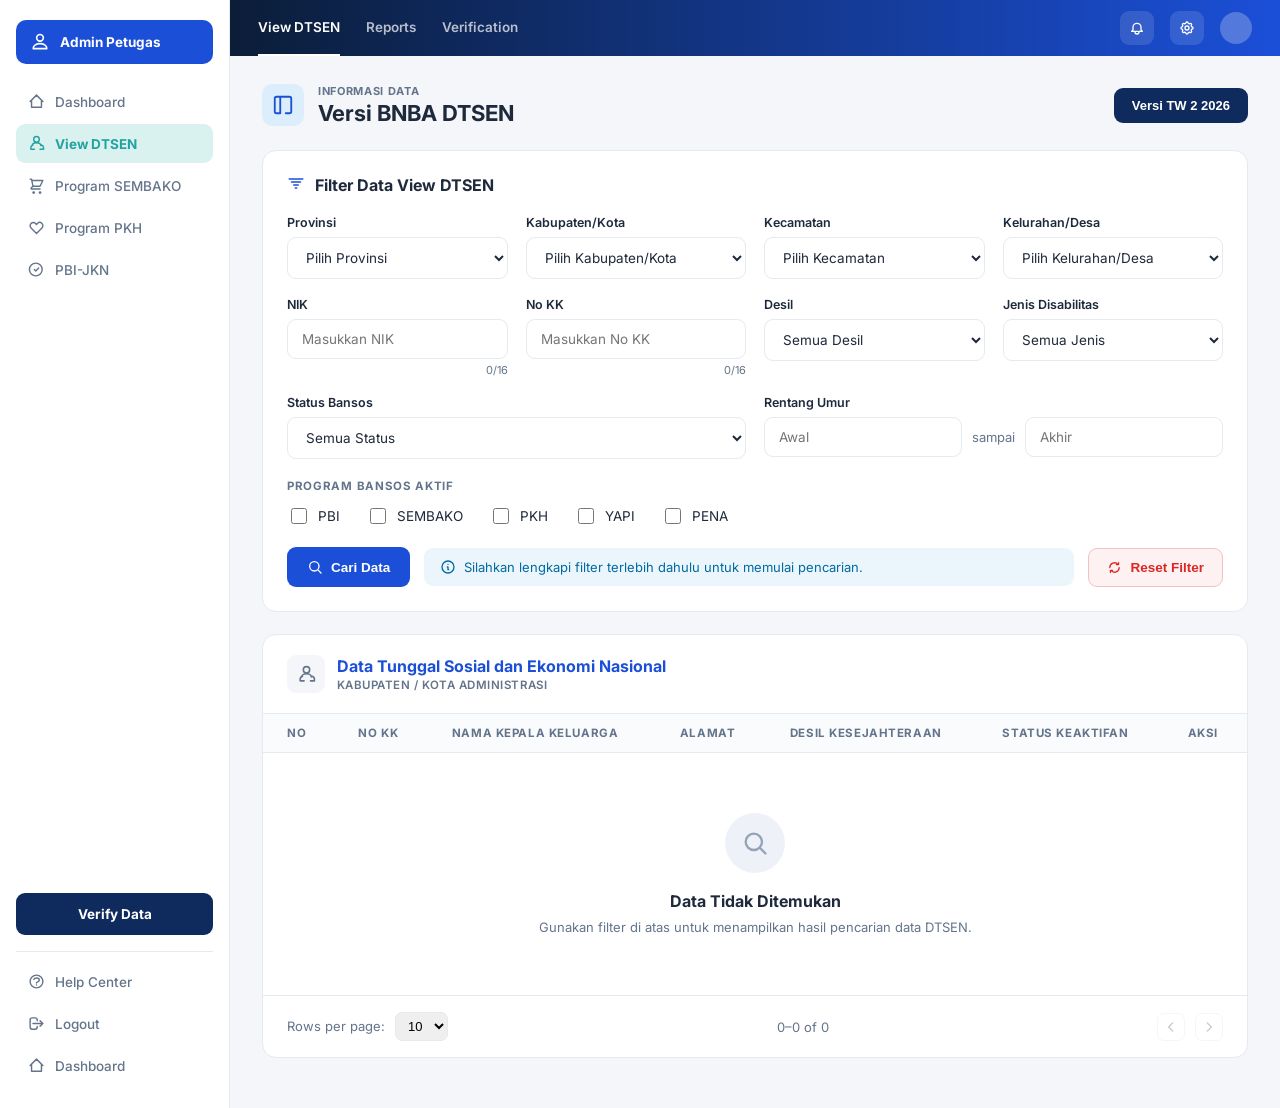
<file: dashboard (2).html>
<!DOCTYPE html>
<html lang="id">
<head>
<meta charset="UTF-8">
<meta name="viewport" content="width=device-width, initial-scale=1.0">
<title>SIKS-NG | View DTSEN</title>
<link rel="preconnect" href="https://fonts.googleapis.com">
<link href="https://fonts.googleapis.com/css2?family=Inter:wght@400;500;600;700&display=swap" rel="stylesheet">
<style>
  :root{
    --navy:#0F2A5C; --navy-deep:#0B1D38; --blue:#1B4FD8; --teal:#22A3A0;
    --bg:#F4F6FA; --ink:#1E293B; --ink-soft:#64748B; --line:#E5E9F0;
    --white:#FFFFFF; --red:#DC2626;
  }
  *{box-sizing:border-box;}
  html,body{margin:0;padding:0;}
  body{font-family:'Inter',sans-serif;background:var(--bg);color:var(--ink);}
  a{color:inherit;text-decoration:none;}

  .app{display:grid;grid-template-columns:230px 1fr;min-height:100vh;}

  /* SIDEBAR */
  .sidenav{background:var(--white);border-right:1px solid var(--line);padding:20px 16px;display:flex;flex-direction:column;justify-content:space-between;}
  .user-block{
    display:flex;align-items:center;gap:10px;background:var(--blue);color:var(--white);
    border-radius:10px;padding:12px 14px;margin-bottom:18px;
  }
  .user-block svg{width:20px;height:20px;flex-shrink:0;}
  .user-block span{font-size:13.5px;font-weight:700;}

  .nav-item{
    display:flex;align-items:center;gap:10px;padding:11px 12px;border-radius:9px;
    font-size:13.5px;font-weight:500;color:var(--ink-soft);margin-bottom:3px;cursor:pointer;
  }
  .nav-item svg{width:17px;height:17px;flex-shrink:0;}
  .nav-item.active{background:#D9F2F0;color:var(--teal);font-weight:700;}
  .nav-item:hover:not(.active){background:#F4F6FA;}

  .verify-btn{
    background:var(--navy);color:var(--white);border-radius:9px;padding:13px;text-align:center;
    font-size:13.5px;font-weight:700;margin:16px 0;cursor:pointer;
  }

  .sidenav-bottom{border-top:1px solid var(--line);padding-top:10px;}

  /* TOP BAR */
  .main{display:flex;flex-direction:column;min-height:100vh;}
  .topbar{
    background:linear-gradient(90deg,var(--navy-deep) 0%, var(--blue) 100%);
    padding:0 28px;display:flex;align-items:center;justify-content:space-between;height:56px;
  }
  .topbar-tabs{display:flex;gap:26px;height:100%;}
  .topbar-tab{
    display:flex;align-items:center;height:100%;color:rgba(255,255,255,0.7);font-size:13.5px;font-weight:600;
    border-bottom:2px solid transparent;cursor:pointer;
  }
  .topbar-tab.active{color:var(--white);border-bottom-color:var(--white);}
  .topbar-icons{display:flex;align-items:center;gap:16px;}
  .icon-btn{
    width:34px;height:34px;border-radius:9px;background:rgba(255,255,255,0.12);
    display:flex;align-items:center;justify-content:center;color:var(--white);position:relative;
  }
  .icon-btn svg{width:16px;height:16px;}
  .avatar-circle{width:32px;height:32px;border-radius:50%;background:rgba(255,255,255,0.25);}

  .content{padding:28px 32px;flex:1;}

  .page-head{display:flex;align-items:center;justify-content:space-between;margin-bottom:24px;flex-wrap:wrap;gap:12px;}
  .page-head-left{display:flex;align-items:center;gap:14px;}
  .page-icon{width:42px;height:42px;border-radius:10px;background:#DCEEFB;color:var(--blue);display:flex;align-items:center;justify-content:center;}
  .page-icon svg{width:22px;height:22px;}
  .page-eyebrow{font-size:11px;letter-spacing:0.06em;color:var(--ink-soft);font-weight:700;text-transform:uppercase;}
  .page-title{font-size:22px;font-weight:700;margin:2px 0 0;}
  .btn-version{
    background:var(--navy);color:var(--white);border:none;border-radius:9px;padding:10px 18px;
    font-size:13px;font-weight:700;cursor:pointer;
  }

  .card{background:var(--white);border:1px solid var(--line);border-radius:14px;padding:24px;margin-bottom:22px;}
  .filter-title{display:flex;align-items:center;gap:10px;font-size:16px;font-weight:700;margin:0 0 20px;}
  .filter-title svg{width:18px;height:18px;color:var(--blue);}

  .filter-grid{display:grid;grid-template-columns:repeat(4,1fr);gap:18px;margin-bottom:18px;}
  .filter-field label{display:block;font-size:12.5px;font-weight:600;color:var(--ink);margin-bottom:7px;}
  .filter-field select, .filter-field input{
    width:100%;padding:11px 14px;border:1.5px solid var(--line);border-radius:9px;
    font-size:13.5px;font-family:'Inter',sans-serif;color:var(--ink);background:var(--white);
  }
  .filter-field select:focus, .filter-field input:focus{outline:none;border-color:var(--blue);box-shadow:0 0 0 3px rgba(27,79,216,0.1);}
  .char-count{font-size:11px;color:var(--ink-soft);text-align:right;margin-top:4px;}

  .range-row{display:flex;align-items:center;gap:10px;}
  .range-row input{flex:1;}
  .range-row span{font-size:13px;color:var(--ink-soft);white-space:nowrap;}

  .checkbox-section{margin:20px 0;}
  .checkbox-title{font-size:11.5px;letter-spacing:0.06em;color:var(--ink-soft);font-weight:700;text-transform:uppercase;margin-bottom:12px;}
  .checkbox-row{display:flex;gap:26px;flex-wrap:wrap;}
  .checkbox-item{display:flex;align-items:center;gap:8px;font-size:13.5px;color:var(--ink);}
  .checkbox-item input{width:16px;height:16px;accent-color:var(--blue);}

  .action-row{display:flex;align-items:center;gap:14px;flex-wrap:wrap;}
  .btn-search{
    display:flex;align-items:center;gap:8px;background:var(--blue);color:var(--white);border:none;
    border-radius:9px;padding:12px 20px;font-size:13.5px;font-weight:700;cursor:pointer;
  }
  .btn-search svg{width:16px;height:16px;}
  .info-strip{
    flex:1;display:flex;align-items:center;gap:8px;background:#EAF6FB;color:#0369A1;
    border-radius:9px;padding:11px 16px;font-size:13px;
  }
  .info-strip svg{width:16px;height:16px;flex-shrink:0;}
  .btn-reset{
    display:flex;align-items:center;gap:8px;background:#FEF1F1;color:var(--red);border:1.5px solid #F5C2C2;
    border-radius:9px;padding:11px 18px;font-size:13.5px;font-weight:700;cursor:pointer;
  }
  .btn-reset svg{width:15px;height:15px;}

  .table-card{padding:0;overflow:hidden;}
  .table-head{display:flex;align-items:center;gap:12px;padding:20px 24px;border-bottom:1px solid var(--line);}
  .table-head-icon{width:38px;height:38px;border-radius:9px;background:#F4F6FA;display:flex;align-items:center;justify-content:center;flex-shrink:0;}
  .table-head-icon svg{width:19px;height:19px;color:var(--ink-soft);}
  .table-head h2{font-size:16px;font-weight:700;margin:0 0 2px;color:var(--blue);}
  .table-head p{font-size:11.5px;color:var(--ink-soft);letter-spacing:0.04em;margin:0;text-transform:uppercase;font-weight:600;}

  table{width:100%;border-collapse:collapse;}
  thead th{
    text-align:left;font-size:11.5px;text-transform:uppercase;letter-spacing:0.05em;color:var(--ink-soft);
    font-weight:700;padding:12px 24px;border-bottom:1px solid var(--line);background:#FAFBFD;
  }
  tbody td{padding:14px 24px;font-size:13.5px;border-bottom:1px solid var(--line);}

  .empty-state{padding:60px 24px;text-align:center;}
  .empty-icon{
    width:60px;height:60px;border-radius:50%;background:#EEF2F8;color:#94A3B8;
    display:flex;align-items:center;justify-content:center;margin:0 auto 18px;
  }
  .empty-icon svg{width:28px;height:28px;}
  .empty-state h3{font-size:16px;font-weight:700;margin:0 0 8px;color:var(--ink);}
  .empty-state p{font-size:13px;color:var(--ink-soft);margin:0;}

  .table-footer{
    display:flex;align-items:center;justify-content:space-between;padding:16px 24px;
    border-top:1px solid var(--line);font-size:13px;color:var(--ink-soft);
  }
  .rows-select{border:1px solid var(--line);border-radius:7px;padding:5px 8px;font-size:13px;margin-left:6px;}
  .pager-nav{display:flex;align-items:center;gap:10px;}
  .pager-nav button{
    width:28px;height:28px;border-radius:7px;border:1px solid var(--line);background:var(--white);
    color:var(--ink-soft);cursor:pointer;display:flex;align-items:center;justify-content:center;
  }
  .pager-nav button:disabled{opacity:0.4;cursor:not-allowed;}

  @media (max-width:1000px){
    .app{grid-template-columns:1fr;}
    .sidenav{display:none;}
    .filter-grid{grid-template-columns:1fr 1fr;}
  }
</style>
</head>
<body>
<div class="app">

  <aside class="sidenav">
    <div>
      <div class="user-block">
        <svg fill="none" stroke="currentColor" stroke-width="2" viewBox="0 0 24 24"><path stroke-linecap="round" stroke-linejoin="round" d="M16 7a4 4 0 11-8 0 4 4 0 018 0zM12 14c-4.4 0-8 2.2-8 5v1h16v-1c0-2.8-3.6-5-8-5z"/></svg>
        <span>Admin Petugas</span>
      </div>

      <div class="nav-item">
        <svg fill="none" stroke="currentColor" stroke-width="2" viewBox="0 0 24 24"><path stroke-linecap="round" stroke-linejoin="round" d="M3 12l9-9 9 9M5 10v10h14V10"/></svg>
        Dashboard
      </div>
      <div class="nav-item active">
        <svg fill="none" stroke="currentColor" stroke-width="2" viewBox="0 0 24 24"><path stroke-linecap="round" stroke-linejoin="round" d="M17 20h5v-2a4 4 0 00-3-3.87M9 20H4v-2a4 4 0 013-3.87m5-4.13a4 4 0 100-8 4 4 0 000 8zm6 5c0-2.21-2.686-4-6-4s-6 1.79-6 4"/></svg>
        View DTSEN
      </div>
      <div class="nav-item">
        <svg fill="none" stroke="currentColor" stroke-width="2" viewBox="0 0 24 24"><path stroke-linecap="round" stroke-linejoin="round" d="M3 3h2l.4 2M7 13h10l4-8H5.4M7 13L5.4 5M7 13l-2.293 2.293c-.63.63-.184 1.707.707 1.707H17m-9 4a1 1 0 100 2 1 1 0 000-2zm9 0a1 1 0 100 2 1 1 0 000-2z"/></svg>
        Program SEMBAKO
      </div>
      <div class="nav-item">
        <svg fill="none" stroke="currentColor" stroke-width="2" viewBox="0 0 24 24"><path stroke-linecap="round" stroke-linejoin="round" d="M4.318 6.318a4.5 4.5 0 000 6.364L12 20.364l7.682-7.682a4.5 4.5 0 00-6.364-6.364L12 7.636l-1.318-1.318a4.5 4.5 0 00-6.364 0z"/></svg>
        Program PKH
      </div>
      <div class="nav-item">
        <svg fill="none" stroke="currentColor" stroke-width="2" viewBox="0 0 24 24"><path stroke-linecap="round" stroke-linejoin="round" d="M9 12l2 2 4-4m5 2a9 9 0 11-18 0 9 9 0 0118 0z"/></svg>
        PBI-JKN
      </div>
    </div>

    <div>
      <div class="verify-btn">Verify Data</div>
      <div class="sidenav-bottom">
        <div class="nav-item">
          <svg fill="none" stroke="currentColor" stroke-width="2" viewBox="0 0 24 24"><path stroke-linecap="round" stroke-linejoin="round" d="M8.228 9c.549-1.165 2.03-2 3.772-2 2.21 0 4 1.343 4 3 0 1.4-1.278 2.575-3.006 2.907-.542.104-.994.54-.994 1.093m0 3h.01M21 12a9 9 0 11-18 0 9 9 0 0118 0z"/></svg>
          Help Center
        </div>
        <div class="nav-item" id="logoutBtn">
          <svg fill="none" stroke="currentColor" stroke-width="2" viewBox="0 0 24 24"><path stroke-linecap="round" stroke-linejoin="round" d="M17 16l4-4m0 0l-4-4m4 4H7m6 4v1a3 3 0 01-3 3H6a3 3 0 01-3-3V7a3 3 0 013-3h4a3 3 0 013 3v1"/></svg>
          Logout
        </div>
        <div class="nav-item">
          <svg fill="none" stroke="currentColor" stroke-width="2" viewBox="0 0 24 24"><path stroke-linecap="round" stroke-linejoin="round" d="M3 12l9-9 9 9M5 10v10h14V10"/></svg>
          Dashboard
        </div>
      </div>
    </div>
  </aside>

  <div class="main">
    <header class="topbar">
      <div class="topbar-tabs">
        <div class="topbar-tab active">View DTSEN</div>
        <div class="topbar-tab">Reports</div>
        <div class="topbar-tab">Verification</div>
      </div>
      <div class="topbar-icons">
        <div class="icon-btn"><svg fill="none" stroke="currentColor" stroke-width="2" viewBox="0 0 24 24"><path stroke-linecap="round" stroke-linejoin="round" d="M15 17h5l-1.4-1.4A2 2 0 0118 14.2V11a6 6 0 10-12 0v3.2a2 2 0 01-.6 1.4L4 17h5m6 0v1a3 3 0 11-6 0v-1m6 0H9"/></svg></div>
        <div class="icon-btn"><svg fill="none" stroke="currentColor" stroke-width="2" viewBox="0 0 24 24"><path stroke-linecap="round" stroke-linejoin="round" d="M10.325 4.317c.426-1.756 2.924-1.756 3.35 0a1.724 1.724 0 002.573 1.066c1.543-.94 3.31.826 2.37 2.37a1.724 1.724 0 001.065 2.572c1.756.426 1.756 2.924 0 3.35a1.724 1.724 0 00-1.066 2.573c.94 1.543-.826 3.31-2.37 2.37a1.724 1.724 0 00-2.572 1.065c-.426 1.756-2.924 1.756-3.35 0a1.724 1.724 0 00-2.573-1.066c-1.543.94-3.31-.826-2.37-2.37a1.724 1.724 0 00-1.065-2.572c-1.756-.426-1.756-2.924 0-3.35a1.724 1.724 0 001.066-2.573c-.94-1.543.826-3.31 2.37-2.37.99.608 2.296.07 2.572-1.065z"/><circle cx="12" cy="12" r="3"/></svg></div>
        <div class="avatar-circle"></div>
      </div>
    </header>

    <div class="content">
      <div class="page-head">
        <div class="page-head-left">
          <div class="page-icon">
            <svg fill="none" stroke="currentColor" stroke-width="2" viewBox="0 0 24 24"><path stroke-linecap="round" stroke-linejoin="round" d="M9 3H5a2 2 0 00-2 2v4m6-6h10a2 2 0 012 2v4M9 3v18M3 9v10a2 2 0 002 2h4M21 9v10a2 2 0 01-2 2h-4"/></svg>
          </div>
          <div>
            <div class="page-eyebrow">Informasi Data</div>
            <h1 class="page-title">Versi BNBA DTSEN</h1>
          </div>
        </div>
        <button class="btn-version">Versi TW 2 2026</button>
      </div>

      <div class="card">
        <div class="filter-title">
          <svg fill="none" stroke="currentColor" stroke-width="2" viewBox="0 0 24 24"><path stroke-linecap="round" stroke-linejoin="round" d="M3 4h18M6 8h12M9 12h6M11 16h2"/></svg>
          Filter Data View DTSEN
        </div>

        <div class="filter-grid">
          <div class="filter-field">
            <label>Provinsi</label>
            <select><option>Pilih Provinsi</option><option>DKI Jakarta</option><option>Jawa Timur</option><option>Sumatera Barat</option></select>
          </div>
          <div class="filter-field">
            <label>Kabupaten/Kota</label>
            <select><option>Pilih Kabupaten/Kota</option></select>
          </div>
          <div class="filter-field">
            <label>Kecamatan</label>
            <select><option>Pilih Kecamatan</option></select>
          </div>
          <div class="filter-field">
            <label>Kelurahan/Desa</label>
            <select><option>Pilih Kelurahan/Desa</option></select>
          </div>
        </div>

        <div class="filter-grid">
          <div class="filter-field">
            <label>NIK</label>
            <input type="text" maxlength="16" placeholder="Masukkan NIK" id="nikInput">
            <div class="char-count"><span id="nikCount">0</span>/16</div>
          </div>
          <div class="filter-field">
            <label>No KK</label>
            <input type="text" maxlength="16" placeholder="Masukkan No KK" id="kkInput">
            <div class="char-count"><span id="kkCount">0</span>/16</div>
          </div>
          <div class="filter-field">
            <label>Desil</label>
            <select><option>Semua Desil</option><option>Desil 1</option><option>Desil 2</option><option>Desil 3</option></select>
          </div>
          <div class="filter-field">
            <label>Jenis Disabilitas</label>
            <select><option>Semua Jenis</option><option>Tidak Ada</option><option>Fisik</option><option>Mental</option></select>
          </div>
        </div>

        <div class="filter-grid" style="grid-template-columns:1fr 1fr;">
          <div class="filter-field">
            <label>Status Bansos</label>
            <select><option>Semua Status</option><option>Aktif</option><option>Tidak Aktif</option></select>
          </div>
          <div class="filter-field">
            <label>Rentang Umur</label>
            <div class="range-row">
              <input type="number" placeholder="Awal">
              <span>sampai</span>
              <input type="number" placeholder="Akhir">
            </div>
          </div>
        </div>

        <div class="checkbox-section">
          <div class="checkbox-title">Program Bansos Aktif</div>
          <div class="checkbox-row">
            <label class="checkbox-item"><input type="checkbox"> PBI</label>
            <label class="checkbox-item"><input type="checkbox"> SEMBAKO</label>
            <label class="checkbox-item"><input type="checkbox"> PKH</label>
            <label class="checkbox-item"><input type="checkbox"> YAPI</label>
            <label class="checkbox-item"><input type="checkbox"> PENA</label>
          </div>
        </div>

        <div class="action-row">
          <button class="btn-search" id="searchBtn">
            <svg fill="none" stroke="currentColor" stroke-width="2" viewBox="0 0 24 24"><circle cx="11" cy="11" r="7"/><path stroke-linecap="round" d="M21 21l-4.3-4.3"/></svg>
            Cari Data
          </button>
          <div class="info-strip" id="infoStrip">
            <svg fill="none" stroke="currentColor" stroke-width="2" viewBox="0 0 24 24"><path stroke-linecap="round" stroke-linejoin="round" d="M13 16h-1v-4h-1m1-4h.01M21 12a9 9 0 11-18 0 9 9 0 0118 0z"/></svg>
            Silahkan lengkapi filter terlebih dahulu untuk memulai pencarian.
          </div>
          <button class="btn-reset" id="resetBtn">
            <svg fill="none" stroke="currentColor" stroke-width="2" viewBox="0 0 24 24"><path stroke-linecap="round" stroke-linejoin="round" d="M4.5 12a7.5 7.5 0 0113-5.1M19.5 12a7.5 7.5 0 01-13 5.1M18.5 4v3.5H15M5.5 20v-3.5H9"/></svg>
            Reset Filter
          </button>
        </div>
      </div>

      <div class="card table-card">
        <div class="table-head">
          <div class="table-head-icon">
            <svg fill="none" stroke="currentColor" stroke-width="2" viewBox="0 0 24 24"><path stroke-linecap="round" stroke-linejoin="round" d="M17 20h5v-2a4 4 0 00-3-3.87M9 20H4v-2a4 4 0 013-3.87m5-4.13a4 4 0 100-8 4 4 0 000 8zm6 5c0-2.21-2.686-4-6-4s-6 1.79-6 4"/></svg>
          </div>
          <div>
            <h2>Data Tunggal Sosial dan Ekonomi Nasional</h2>
            <p>Kabupaten / Kota Administrasi</p>
          </div>
        </div>

        <table>
          <thead>
            <tr>
              <th>No</th><th>No KK</th><th>Nama Kepala Keluarga</th><th>Alamat</th>
              <th>Desil Kesejahteraan</th><th>Status Keaktifan</th><th>Aksi</th>
            </tr>
          </thead>
        </table>

        <div class="empty-state" id="emptyState">
          <div class="empty-icon">
            <svg fill="none" stroke="currentColor" stroke-width="2" viewBox="0 0 24 24"><circle cx="11" cy="11" r="7"/><path stroke-linecap="round" d="M21 21l-4.3-4.3"/></svg>
          </div>
          <h3>Data Tidak Ditemukan</h3>
          <p>Gunakan filter di atas untuk menampilkan hasil pencarian data DTSEN.</p>
        </div>

        <div class="table-footer">
          <div>Rows per page: <select class="rows-select"><option>10</option><option>25</option><option>50</option></select></div>
          <div>0–0 of 0</div>
          <div class="pager-nav">
            <button disabled><svg width="14" height="14" fill="none" stroke="currentColor" stroke-width="2" viewBox="0 0 24 24"><path stroke-linecap="round" stroke-linejoin="round" d="M15 19l-7-7 7-7"/></svg></button>
            <button disabled><svg width="14" height="14" fill="none" stroke="currentColor" stroke-width="2" viewBox="0 0 24 24"><path stroke-linecap="round" stroke-linejoin="round" d="M9 5l7 7-7 7"/></svg></button>
          </div>
        </div>
      </div>
    </div>
  </div>
</div>

<script>
  document.getElementById('nikInput').addEventListener('input', function(){
    this.value = this.value.replace(/[^0-9]/g,'');
    document.getElementById('nikCount').textContent = this.value.length;
  });
  document.getElementById('kkInput').addEventListener('input', function(){
    this.value = this.value.replace(/[^0-9]/g,'');
    document.getElementById('kkCount').textContent = this.value.length;
  });

  document.getElementById('resetBtn').addEventListener('click', function(){
    document.querySelectorAll('select').forEach(function(s){ s.selectedIndex = 0; });
    document.querySelectorAll('input[type="text"], input[type="number"]').forEach(function(i){ i.value=''; });
    document.querySelectorAll('input[type="checkbox"]').forEach(function(c){ c.checked=false; });
    document.getElementById('nikCount').textContent = '0';
    document.getElementById('kkCount').textContent = '0';
  });

  document.getElementById('searchBtn').addEventListener('click', function(){
    alert('Simulasi pencarian: data DTSEN akan ditampilkan di sini setelah tersambung ke backend.');
  });

  document.getElementById('logoutBtn').addEventListener('click', function(){
    window.location.href = 'index.html';
  });
</script>
</body>
</html>
</file>
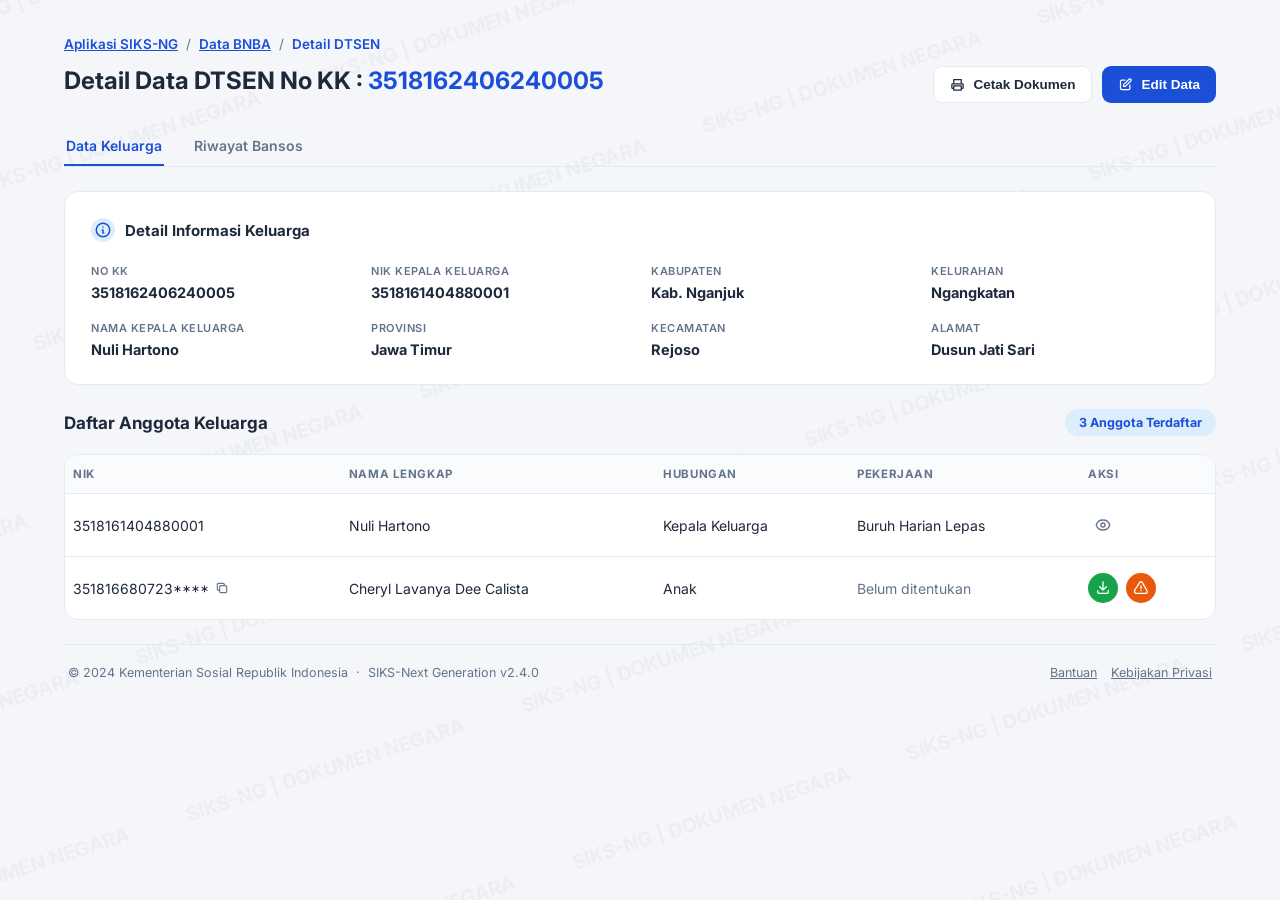
<file: detail-dtsen.html>
<!DOCTYPE html>
<html lang="id">
<head>
<meta charset="UTF-8">
<meta name="viewport" content="width=device-width, initial-scale=1.0">
<title>SIKS-NG | Detail Data DTSEN</title>
<link rel="preconnect" href="https://fonts.googleapis.com">
<link href="https://fonts.googleapis.com/css2?family=Inter:wght@400;500;600;700&display=swap" rel="stylesheet">
<style>
  :root{
    --navy:#0F2A5C; --blue:#1B4FD8; --bg:#F4F6FA; --ink:#1E293B; --ink-soft:#64748B;
    --line:#E5E9F0; --white:#FFFFFF; --green:#16A34A; --amber:#D97706;
  }
  *{box-sizing:border-box;}
  html,body{margin:0;padding:0;}
  body{
    font-family:'Inter',sans-serif;background:var(--bg);color:var(--ink);
    min-height:100vh;position:relative;
  }
  a{color:inherit;}

  .watermark{
    position:fixed;inset:0;z-index:0;pointer-events:none;overflow:hidden;
    opacity:0.035;
  }
  .watermark-inner{
    position:absolute;top:-20%;left:-20%;width:140%;height:140%;
    display:flex;flex-wrap:wrap;gap:60px;transform:rotate(-18deg);
    font-size:20px;font-weight:700;color:var(--ink);white-space:nowrap;
  }

  .wrap{max-width:1200px;margin:0 auto;padding:36px 24px;position:relative;z-index:1;}

  .breadcrumb{font-size:13.5px;color:var(--ink-soft);margin-bottom:14px;}
  .breadcrumb a{color:var(--blue);font-weight:600;}
  .breadcrumb .current{color:var(--blue);font-weight:600;}

  .page-head{display:flex;align-items:flex-start;justify-content:space-between;margin-bottom:24px;flex-wrap:wrap;gap:14px;}
  .page-head h1{font-size:24px;font-weight:700;margin:0;}
  .page-head h1 .kk{color:var(--blue);}
  .head-actions{display:flex;gap:10px;}
  .btn-outline{
    display:flex;align-items:center;gap:8px;padding:10px 16px;border-radius:9px;
    border:1.5px solid var(--line);background:var(--white);font-size:13.5px;font-weight:600;color:var(--ink);cursor:pointer;
  }
  .btn-outline svg{width:15px;height:15px;}
  .btn-solid{
    display:flex;align-items:center;gap:8px;padding:10px 16px;border-radius:9px;border:none;
    background:var(--blue);color:var(--white);font-size:13.5px;font-weight:600;cursor:pointer;
  }
  .btn-solid svg{width:15px;height:15px;}

  .tabs{display:flex;gap:28px;border-bottom:1px solid var(--line);margin-bottom:24px;}
  .tab{padding:10px 2px;font-size:14px;font-weight:600;color:var(--ink-soft);cursor:pointer;border-bottom:2px solid transparent;}
  .tab.active{color:var(--blue);border-bottom-color:var(--blue);}

  .card{background:var(--white);border:1px solid var(--line);border-radius:14px;padding:26px;margin-bottom:24px;}
  .card-title{display:flex;align-items:center;gap:10px;font-size:15px;font-weight:700;margin:0 0 22px;}
  .card-title svg{width:18px;height:18px;color:var(--blue);background:#DCEEFB;border-radius:50%;padding:3px;box-sizing:content-box;}

  .info-grid{display:grid;grid-template-columns:repeat(4,1fr);gap:22px;}
  .info-grid + .info-grid{margin-top:20px;}
  .info-label{font-size:11px;letter-spacing:0.05em;color:var(--ink-soft);font-weight:600;text-transform:uppercase;margin-bottom:6px;}
  .info-value{font-size:14.5px;font-weight:700;color:var(--ink);}

  .section-head{display:flex;align-items:center;justify-content:space-between;margin-bottom:18px;}
  .section-head h2{font-size:17px;font-weight:700;margin:0;}
  .member-badge{background:#DCEEFB;color:var(--blue);font-size:12.5px;font-weight:700;padding:6px 14px;border-radius:20px;}

  table{width:100%;border-collapse:collapse;}
  thead th{
    text-align:left;font-size:11.5px;text-transform:uppercase;letter-spacing:0.05em;color:var(--ink-soft);
    font-weight:700;padding:12px 8px;border-bottom:1px solid var(--line);background:#FAFBFD;
  }
  tbody td{padding:16px 8px;font-size:14px;border-bottom:1px solid var(--line);color:var(--ink);}
  tbody tr:last-child td{border-bottom:none;}
  .nik-copy{display:inline-flex;align-items:center;gap:6px;}
  .nik-copy svg{width:14px;height:14px;color:var(--ink-soft);cursor:pointer;}
  .muted{color:var(--ink-soft);}
  .action-icons{display:flex;gap:8px;align-items:center;}
  .icon-circle{
    width:30px;height:30px;border-radius:50%;display:flex;align-items:center;justify-content:center;color:var(--ink-soft);
  }
  .icon-circle svg{width:16px;height:16px;}
  .icon-circle.green{background:var(--green);color:var(--white);}
  .icon-circle.orange{background:#EA580C;color:var(--white);}

  footer{
    display:flex;align-items:center;justify-content:space-between;flex-wrap:wrap;gap:10px;
    font-size:12.5px;color:var(--ink-soft);padding:20px 4px 0;border-top:1px solid var(--line);margin-top:10px;
  }
  footer a{color:var(--ink-soft);margin-left:14px;}

  @media (max-width:800px){
    .info-grid{grid-template-columns:1fr 1fr;}
  }
</style>
</head>
<body>

<div class="watermark">
  <div class="watermark-inner" id="watermarkInner"></div>
</div>

<div class="wrap">
  <div class="breadcrumb">
    <a href="#">Aplikasi SIKS-NG</a> &nbsp;/&nbsp; <a href="#">Data BNBA</a> &nbsp;/&nbsp; <span class="current">Detail DTSEN</span>
  </div>

  <div class="page-head">
    <h1>Detail Data DTSEN No KK : <span class="kk">3518162406240005</span></h1>
    <div class="head-actions">
      <button class="btn-outline">
        <svg fill="none" stroke="currentColor" stroke-width="2" viewBox="0 0 24 24"><path stroke-linecap="round" stroke-linejoin="round" d="M6 9V4h12v5M6 18H4a1 1 0 01-1-1v-5a1 1 0 011-1h16a1 1 0 011 1v5a1 1 0 01-1 1h-2M6 14h12v7H6v-7z"/></svg>
        Cetak Dokumen
      </button>
      <button class="btn-solid">
        <svg fill="none" stroke="currentColor" stroke-width="2" viewBox="0 0 24 24"><path stroke-linecap="round" stroke-linejoin="round" d="M11 5H6a2 2 0 00-2 2v11a2 2 0 002 2h11a2 2 0 002-2v-5m-1.414-9.414a2 2 0 112.828 2.828L11.828 15H9v-2.828l8.586-8.586z"/></svg>
        Edit Data
      </button>
    </div>
  </div>

  <div class="tabs">
    <div class="tab active">Data Keluarga</div>
    <div class="tab">Riwayat Bansos</div>
  </div>

  <div class="card">
    <div class="card-title">
      <svg fill="none" stroke="currentColor" stroke-width="2" viewBox="0 0 24 24"><path stroke-linecap="round" stroke-linejoin="round" d="M13 16h-1v-4h-1m1-4h.01M21 12a9 9 0 11-18 0 9 9 0 0118 0z"/></svg>
      Detail Informasi Keluarga
    </div>

    <div class="info-grid">
      <div><div class="info-label">No KK</div><div class="info-value">3518162406240005</div></div>
      <div><div class="info-label">NIK Kepala Keluarga</div><div class="info-value">3518161404880001</div></div>
      <div><div class="info-label">Kabupaten</div><div class="info-value">Kab. Nganjuk</div></div>
      <div><div class="info-label">Kelurahan</div><div class="info-value">Ngangkatan</div></div>
    </div>
    <div class="info-grid">
      <div><div class="info-label">Nama Kepala Keluarga</div><div class="info-value">Nuli Hartono</div></div>
      <div><div class="info-label">Provinsi</div><div class="info-value">Jawa Timur</div></div>
      <div><div class="info-label">Kecamatan</div><div class="info-value">Rejoso</div></div>
      <div><div class="info-label">Alamat</div><div class="info-value">Dusun Jati Sari</div></div>
    </div>
  </div>

  <div class="section-head">
    <h2>Daftar Anggota Keluarga</h2>
    <span class="member-badge">3 Anggota Terdaftar</span>
  </div>

  <div class="card" style="padding:0;overflow:hidden;">
    <table>
      <thead>
        <tr><th>NIK</th><th>Nama Lengkap</th><th>Hubungan</th><th>Pekerjaan</th><th>Aksi</th></tr>
      </thead>
      <tbody>
        <tr>
          <td>3518161404880001</td>
          <td>Nuli Hartono</td>
          <td>Kepala Keluarga</td>
          <td>Buruh Harian Lepas</td>
          <td>
            <div class="action-icons">
              <div class="icon-circle"><svg fill="none" stroke="currentColor" stroke-width="2" viewBox="0 0 24 24"><path stroke-linecap="round" stroke-linejoin="round" d="M2.036 12.322a1.012 1.012 0 010-.639C3.423 7.51 7.36 4.5 12 4.5c4.638 0 8.573 3.007 9.963 7.178.07.207.07.431 0 .639C20.577 16.49 16.64 19.5 12 19.5c-4.638 0-8.573-3.007-9.963-7.178z"/><circle cx="12" cy="12" r="3"/></svg></div>
            </div>
          </td>
        </tr>
        <tr>
          <td>
            <span class="nik-copy">351816680723****
              <svg fill="none" stroke="currentColor" stroke-width="2" viewBox="0 0 24 24"><path stroke-linecap="round" stroke-linejoin="round" d="M8 16H6a2 2 0 01-2-2V6a2 2 0 012-2h8a2 2 0 012 2v2m-6 12h8a2 2 0 002-2v-8a2 2 0 00-2-2h-8a2 2 0 00-2 2v8a2 2 0 002 2z"/></svg>
            </span>
          </td>
          <td>Cheryl Lavanya Dee Calista</td>
          <td>Anak</td>
          <td class="muted">Belum ditentukan</td>
          <td>
            <div class="action-icons">
              <div class="icon-circle green"><svg fill="none" stroke="currentColor" stroke-width="2" viewBox="0 0 24 24"><path stroke-linecap="round" stroke-linejoin="round" d="M4 16v2a2 2 0 002 2h12a2 2 0 002-2v-2M7 10l5 5 5-5M12 15V3"/></svg></div>
              <div class="icon-circle orange"><svg fill="none" stroke="currentColor" stroke-width="2" viewBox="0 0 24 24"><path stroke-linecap="round" stroke-linejoin="round" d="M12 9v3.75m-9.303 3.376C1.83 17.812 2.914 20 4.75 20h14.5c1.836 0 2.92-2.188 1.813-3.874L13.813 3.626c-.921-1.396-2.706-1.396-3.626 0L1.997 16.126zM12 15.75h.007v.008H12v-.008z"/></svg></div>
            </div>
          </td>
        </tr>
      </tbody>
    </table>
  </div>

  <footer>
    <span>© 2024 Kementerian Sosial Republik Indonesia &nbsp;·&nbsp; SIKS-Next Generation v2.4.0</span>
    <span><a href="#">Bantuan</a><a href="#">Kebijakan Privasi</a></span>
  </footer>
</div>

<script>
  var el = document.getElementById('watermarkInner');
  for(var i=0;i<40;i++){
    var span = document.createElement('span');
    span.textContent = 'SIKS-NG | DOKUMEN NEGARA';
    el.appendChild(span);
  }

  document.querySelectorAll('.tab').forEach(function(tab){
    tab.addEventListener('click', function(){
      document.querySelectorAll('.tab').forEach(function(t){ t.classList.remove('active'); });
      this.classList.add('active');
    });
  });

  document.querySelector('.nik-copy svg').addEventListener('click', function(){
    alert('NIK lengkap disalin.');
  });
</script>
</body>
</html>
</file>
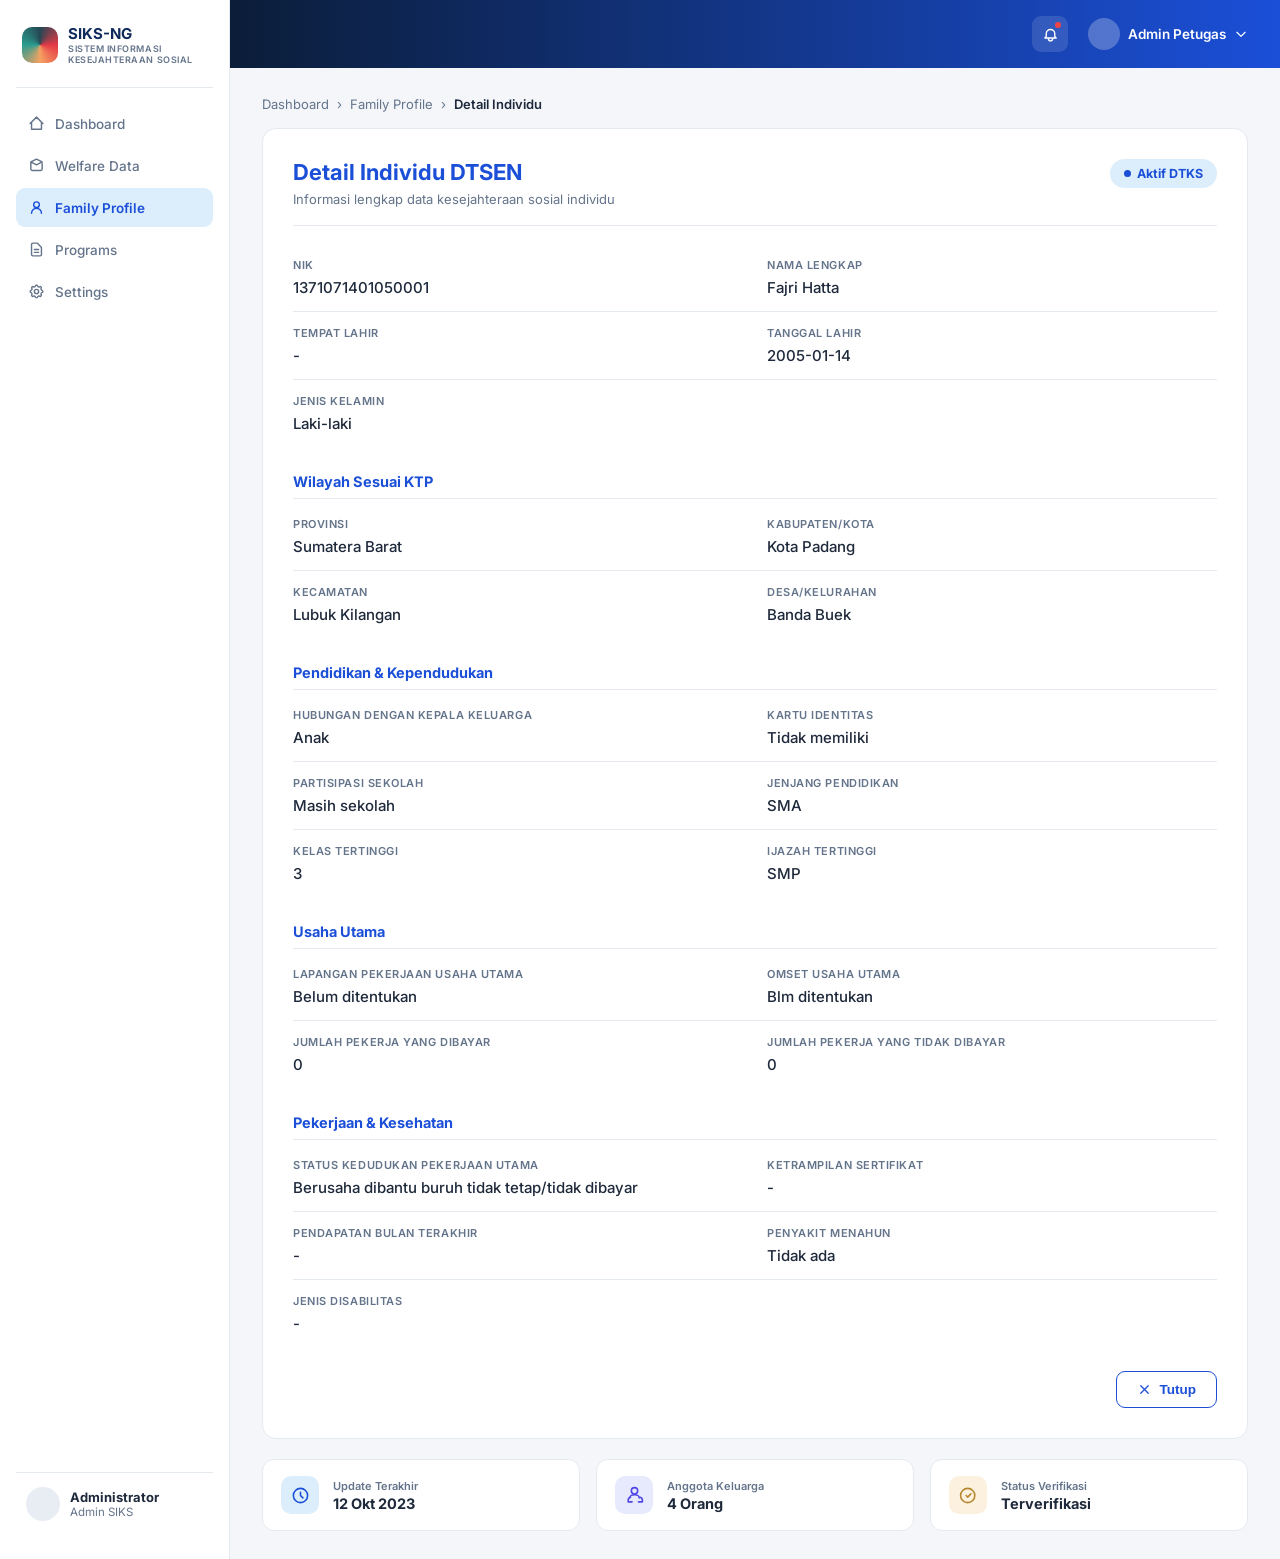
<file: detail-individu.html>
<!DOCTYPE html>
<html lang="id">
<head>
<meta charset="UTF-8">
<meta name="viewport" content="width=device-width, initial-scale=1.0">
<title>SIKS-NG | Detail Individu DTSEN</title>
<link rel="preconnect" href="https://fonts.googleapis.com">
<link href="https://fonts.googleapis.com/css2?family=Inter:wght@400;500;600;700&display=swap" rel="stylesheet">
<style>
  :root{
    --navy:#0F2A5C; --navy-deep:#0B1D38; --blue:#1B4FD8; --bg:#F4F6FA;
    --ink:#1E293B; --ink-soft:#64748B; --line:#E5E9F0; --white:#FFFFFF;
    --amber:#D9A441; --amber-soft:#FBF1DE;
  }
  *{box-sizing:border-box;}
  html,body{margin:0;padding:0;}
  body{font-family:'Inter',sans-serif;background:var(--bg);color:var(--ink);}
  a{color:inherit;text-decoration:none;}

  .app{display:grid;grid-template-columns:230px 1fr;min-height:100vh;}

  .sidenav{background:var(--white);border-right:1px solid var(--line);padding:24px 16px;display:flex;flex-direction:column;justify-content:space-between;}
  .brand{display:flex;align-items:center;gap:10px;padding:0 6px 22px;border-bottom:1px solid var(--line);margin-bottom:16px;}
  .brand-mark{
    width:36px;height:36px;border-radius:10px;
    background:conic-gradient(from 90deg,#E63946,#F4A261,#2A9D8F,#264653,#E63946);
    flex-shrink:0;
  }
  .brand-name{font-weight:700;font-size:15px;color:var(--navy);}
  .brand-sub{font-size:9px;color:var(--ink-soft);letter-spacing:0.06em;font-weight:600;}

  .nav-item{
    display:flex;align-items:center;gap:10px;padding:11px 12px;border-radius:9px;
    font-size:13.5px;font-weight:500;color:var(--ink-soft);margin-bottom:3px;
  }
  .nav-item svg{width:17px;height:17px;flex-shrink:0;}
  .nav-item.active{background:#DCEEFB;color:var(--blue);font-weight:600;}
  .nav-item:hover:not(.active){background:#F4F6FA;}

  .sidenav-foot{display:flex;align-items:center;gap:10px;padding:14px 10px;border-top:1px solid var(--line);}
  .avatar-img{width:34px;height:34px;border-radius:50%;background:#E8ECF3;flex-shrink:0;}
  .foot-name{font-size:13px;font-weight:700;}
  .foot-role{font-size:11.5px;color:var(--ink-soft);}

  .main{display:flex;flex-direction:column;min-height:100vh;}
  .topbar{
    background:linear-gradient(90deg,var(--navy-deep) 0%, var(--blue) 100%);
    padding:16px 32px;display:flex;align-items:center;justify-content:flex-end;gap:20px;
  }
  .icon-btn{
    width:36px;height:36px;border-radius:9px;background:rgba(255,255,255,0.12);
    display:flex;align-items:center;justify-content:center;color:var(--white);position:relative;
  }
  .icon-btn svg{width:17px;height:17px;}
  .dot-badge{position:absolute;top:6px;right:7px;width:6px;height:6px;border-radius:50%;background:#EF4444;}
  .user-chip{display:flex;align-items:center;gap:8px;color:var(--white);font-size:13.5px;font-weight:600;}
  .user-avatar{width:32px;height:32px;border-radius:50%;background:rgba(255,255,255,0.25);}

  .content{padding:28px 32px;flex:1;}
  .breadcrumb{font-size:13px;color:var(--ink-soft);margin-bottom:16px;}
  .breadcrumb .current{color:var(--ink);font-weight:600;}

  .card{background:var(--white);border:1px solid var(--line);border-radius:14px;padding:30px;}

  .card-head{display:flex;align-items:flex-start;justify-content:space-between;margin-bottom:18px;padding-bottom:18px;border-bottom:1px solid var(--line);}
  .card-head h1{font-size:22px;font-weight:700;color:var(--blue);margin:0 0 6px;}
  .card-head p{margin:0;font-size:13px;color:var(--ink-soft);}
  .badge-active{
    display:flex;align-items:center;gap:6px;background:#DCEEFB;color:var(--blue);
    font-size:12.5px;font-weight:700;padding:7px 14px;border-radius:20px;white-space:nowrap;
  }
  .badge-active .dot{width:7px;height:7px;border-radius:50%;background:var(--blue);}

  .row2{display:grid;grid-template-columns:1fr 1fr;gap:24px;padding:14px 0;border-bottom:1px solid var(--line);}
  .field-label{font-size:11px;letter-spacing:0.05em;color:var(--ink-soft);font-weight:600;text-transform:uppercase;margin-bottom:6px;}
  .field-value{font-size:15px;font-weight:500;color:var(--ink);}

  .subsection-title{color:var(--blue);font-size:14.5px;font-weight:700;margin:26px 0 4px;padding-bottom:8px;border-bottom:1px solid var(--line);}

  .card-foot{display:flex;justify-content:flex-end;margin-top:24px;}
  .btn-close{
    display:flex;align-items:center;gap:8px;padding:10px 20px;border-radius:9px;
    border:1.5px solid var(--blue);background:var(--white);color:var(--blue);font-size:13.5px;font-weight:700;cursor:pointer;
  }
  .btn-close svg{width:15px;height:15px;}

  .stat-strip{display:grid;grid-template-columns:repeat(3,1fr);gap:16px;margin-top:20px;}
  .stat-box{
    background:var(--white);border:1px solid var(--line);border-radius:12px;padding:16px 18px;
    display:flex;align-items:center;gap:14px;
  }
  .stat-icon{width:38px;height:38px;border-radius:10px;display:flex;align-items:center;justify-content:center;flex-shrink:0;}
  .stat-icon svg{width:19px;height:19px;}
  .stat-icon.blue{background:#DCEEFB;color:var(--blue);}
  .stat-icon.indigo{background:#E7E9FC;color:#4F46E5;}
  .stat-icon.amber{background:var(--amber-soft);color:#B7862F;}
  .stat-label{font-size:11px;color:var(--ink-soft);font-weight:600;margin-bottom:2px;}
  .stat-value{font-size:14.5px;font-weight:700;color:var(--ink);}

  @media (max-width:1000px){
    .app{grid-template-columns:1fr;}
    .sidenav{display:none;}
    .row2{grid-template-columns:1fr;}
    .stat-strip{grid-template-columns:1fr;}
  }
</style>
</head>
<body>
<div class="app">

  <aside class="sidenav">
    <div>
      <div class="brand">
        <div class="brand-mark"></div>
        <div>
          <div class="brand-name">SIKS-NG</div>
          <div class="brand-sub">SISTEM INFORMASI<br>KESEJAHTERAAN SOSIAL</div>
        </div>
      </div>
      <div class="nav-item">
        <svg fill="none" stroke="currentColor" stroke-width="2" viewBox="0 0 24 24"><path stroke-linecap="round" stroke-linejoin="round" d="M3 12l9-9 9 9M5 10v10h14V10"/></svg>
        Dashboard
      </div>
      <div class="nav-item">
        <svg fill="none" stroke="currentColor" stroke-width="2" viewBox="0 0 24 24"><path stroke-linecap="round" stroke-linejoin="round" d="M4 7v10a2 2 0 002 2h12a2 2 0 002-2V9M4 7l8-4 8 4M4 7l8 4 8-4"/></svg>
        Welfare Data
      </div>
      <div class="nav-item active">
        <svg fill="none" stroke="currentColor" stroke-width="2" viewBox="0 0 24 24"><path stroke-linecap="round" stroke-linejoin="round" d="M12 12a4 4 0 100-8 4 4 0 000 8zm-7 8a7 7 0 0114 0"/></svg>
        Family Profile
      </div>
      <div class="nav-item">
        <svg fill="none" stroke="currentColor" stroke-width="2" viewBox="0 0 24 24"><path stroke-linecap="round" stroke-linejoin="round" d="M9 12h6m-6 4h6m2 5H7a2 2 0 01-2-2V5a2 2 0 012-2h5.586a1 1 0 01.707.293l5.414 5.414a1 1 0 01.293.707V19a2 2 0 01-2 2z"/></svg>
        Programs
      </div>
      <div class="nav-item">
        <svg fill="none" stroke="currentColor" stroke-width="2" viewBox="0 0 24 24"><path stroke-linecap="round" stroke-linejoin="round" d="M10.325 4.317c.426-1.756 2.924-1.756 3.35 0a1.724 1.724 0 002.573 1.066c1.543-.94 3.31.826 2.37 2.37a1.724 1.724 0 001.065 2.572c1.756.426 1.756 2.924 0 3.35a1.724 1.724 0 00-1.066 2.573c.94 1.543-.826 3.31-2.37 2.37a1.724 1.724 0 00-2.572 1.065c-.426 1.756-2.924 1.756-3.35 0a1.724 1.724 0 00-2.573-1.066c-1.543.94-3.31-.826-2.37-2.37a1.724 1.724 0 00-1.065-2.572c-1.756-.426-1.756-2.924 0-3.35a1.724 1.724 0 001.066-2.573c-.94-1.543.826-3.31 2.37-2.37.99.608 2.296.07 2.572-1.065z"/><circle cx="12" cy="12" r="3"/></svg>
        Settings
      </div>
    </div>

    <div class="sidenav-foot">
      <div class="avatar-img"></div>
      <div>
        <div class="foot-name">Administrator</div>
        <div class="foot-role">Admin SIKS</div>
      </div>
    </div>
  </aside>

  <div class="main">
    <header class="topbar">
      <div class="icon-btn">
        <svg fill="none" stroke="currentColor" stroke-width="2" viewBox="0 0 24 24"><path stroke-linecap="round" stroke-linejoin="round" d="M15 17h5l-1.4-1.4A2 2 0 0118 14.2V11a6 6 0 10-12 0v3.2a2 2 0 01-.6 1.4L4 17h5m6 0v1a3 3 0 11-6 0v-1m6 0H9"/></svg>
        <span class="dot-badge"></span>
      </div>
      <div class="user-chip">
        <div class="user-avatar"></div>
        Admin Petugas
        <svg width="14" height="14" fill="none" stroke="currentColor" stroke-width="2" viewBox="0 0 24 24"><path stroke-linecap="round" stroke-linejoin="round" d="M19 9l-7 7-7-7"/></svg>
      </div>
    </header>

    <div class="content">
      <div class="breadcrumb">
        Dashboard &nbsp;›&nbsp; Family Profile &nbsp;›&nbsp; <span class="current">Detail Individu</span>
      </div>

      <div class="card">
        <div class="card-head">
          <div>
            <h1>Detail Individu DTSEN</h1>
            <p>Informasi lengkap data kesejahteraan sosial individu</p>
          </div>
          <div class="badge-active"><span class="dot"></span> Aktif DTKS</div>
        </div>

        <div class="row2">
          <div><div class="field-label">NIK</div><div class="field-value">1371071401050001</div></div>
          <div><div class="field-label">Nama Lengkap</div><div class="field-value">Fajri Hatta</div></div>
        </div>
        <div class="row2">
          <div><div class="field-label">Tempat Lahir</div><div class="field-value">-</div></div>
          <div><div class="field-label">Tanggal Lahir</div><div class="field-value">2005-01-14</div></div>
        </div>
        <div class="row2" style="border-bottom:none;">
          <div><div class="field-label">Jenis Kelamin</div><div class="field-value">Laki-laki</div></div>
          <div></div>
        </div>

        <div class="subsection-title">Wilayah Sesuai KTP</div>
        <div class="row2">
          <div><div class="field-label">Provinsi</div><div class="field-value">Sumatera Barat</div></div>
          <div><div class="field-label">Kabupaten/Kota</div><div class="field-value">Kota Padang</div></div>
        </div>
        <div class="row2" style="border-bottom:none;">
          <div><div class="field-label">Kecamatan</div><div class="field-value">Lubuk Kilangan</div></div>
          <div><div class="field-label">Desa/Kelurahan</div><div class="field-value">Banda Buek</div></div>
        </div>

        <div class="subsection-title">Pendidikan &amp; Kependudukan</div>
        <div class="row2">
          <div><div class="field-label">Hubungan Dengan Kepala Keluarga</div><div class="field-value">Anak</div></div>
          <div><div class="field-label">Kartu Identitas</div><div class="field-value">Tidak memiliki</div></div>
        </div>
        <div class="row2">
          <div><div class="field-label">Partisipasi Sekolah</div><div class="field-value">Masih sekolah</div></div>
          <div><div class="field-label">Jenjang Pendidikan</div><div class="field-value">SMA</div></div>
        </div>
        <div class="row2" style="border-bottom:none;">
          <div><div class="field-label">Kelas Tertinggi</div><div class="field-value">3</div></div>
          <div><div class="field-label">Ijazah Tertinggi</div><div class="field-value">SMP</div></div>
        </div>

        <div class="subsection-title">Usaha Utama</div>
        <div class="row2">
          <div><div class="field-label">Lapangan Pekerjaan Usaha Utama</div><div class="field-value">Belum ditentukan</div></div>
          <div><div class="field-label">Omset Usaha Utama</div><div class="field-value">Blm ditentukan</div></div>
        </div>
        <div class="row2" style="border-bottom:none;">
          <div><div class="field-label">Jumlah Pekerja yang Dibayar</div><div class="field-value">0</div></div>
          <div><div class="field-label">Jumlah Pekerja yang Tidak Dibayar</div><div class="field-value">0</div></div>
        </div>

        <div class="subsection-title">Pekerjaan &amp; Kesehatan</div>
        <div class="row2">
          <div><div class="field-label">Status Kedudukan Pekerjaan Utama</div><div class="field-value">Berusaha dibantu buruh tidak tetap/tidak dibayar</div></div>
          <div><div class="field-label">Ketrampilan Sertifikat</div><div class="field-value">-</div></div>
        </div>
        <div class="row2">
          <div><div class="field-label">Pendapatan Bulan Terakhir</div><div class="field-value">-</div></div>
          <div><div class="field-label">Penyakit Menahun</div><div class="field-value">Tidak ada</div></div>
        </div>
        <div class="row2" style="border-bottom:none;">
          <div><div class="field-label">Jenis Disabilitas</div><div class="field-value">-</div></div>
          <div></div>
        </div>

        <div class="card-foot">
          <button class="btn-close">
            <svg fill="none" stroke="currentColor" stroke-width="2" viewBox="0 0 24 24"><path stroke-linecap="round" stroke-linejoin="round" d="M6 18L18 6M6 6l12 12"/></svg>
            Tutup
          </button>
        </div>
      </div>

      <div class="stat-strip">
        <div class="stat-box">
          <div class="stat-icon blue"><svg fill="none" stroke="currentColor" stroke-width="2" viewBox="0 0 24 24"><path stroke-linecap="round" stroke-linejoin="round" d="M12 8v4l3 3m6-3a9 9 0 11-18 0 9 9 0 0118 0z"/></svg></div>
          <div><div class="stat-label">Update Terakhir</div><div class="stat-value">12 Okt 2023</div></div>
        </div>
        <div class="stat-box">
          <div class="stat-icon indigo"><svg fill="none" stroke="currentColor" stroke-width="2" viewBox="0 0 24 24"><path stroke-linecap="round" stroke-linejoin="round" d="M17 20h5v-2a4 4 0 00-3-3.87M9 20H4v-2a4 4 0 013-3.87m5-4.13a4 4 0 100-8 4 4 0 000 8zm6 5c0-2.21-2.686-4-6-4s-6 1.79-6 4"/></svg></div>
          <div><div class="stat-label">Anggota Keluarga</div><div class="stat-value">4 Orang</div></div>
        </div>
        <div class="stat-box">
          <div class="stat-icon amber"><svg fill="none" stroke="currentColor" stroke-width="2" viewBox="0 0 24 24"><path stroke-linecap="round" stroke-linejoin="round" d="M9 12l2 2 4-4m5 2a9 9 0 11-18 0 9 9 0 0118 0z"/></svg></div>
          <div><div class="stat-label">Status Verifikasi</div><div class="stat-value">Terverifikasi</div></div>
        </div>
      </div>
    </div>
  </div>
</div>

<script>
  document.querySelector('.btn-close').addEventListener('click', function(){
    window.history.back();
  });
</script>
</body>
</html>
</file>
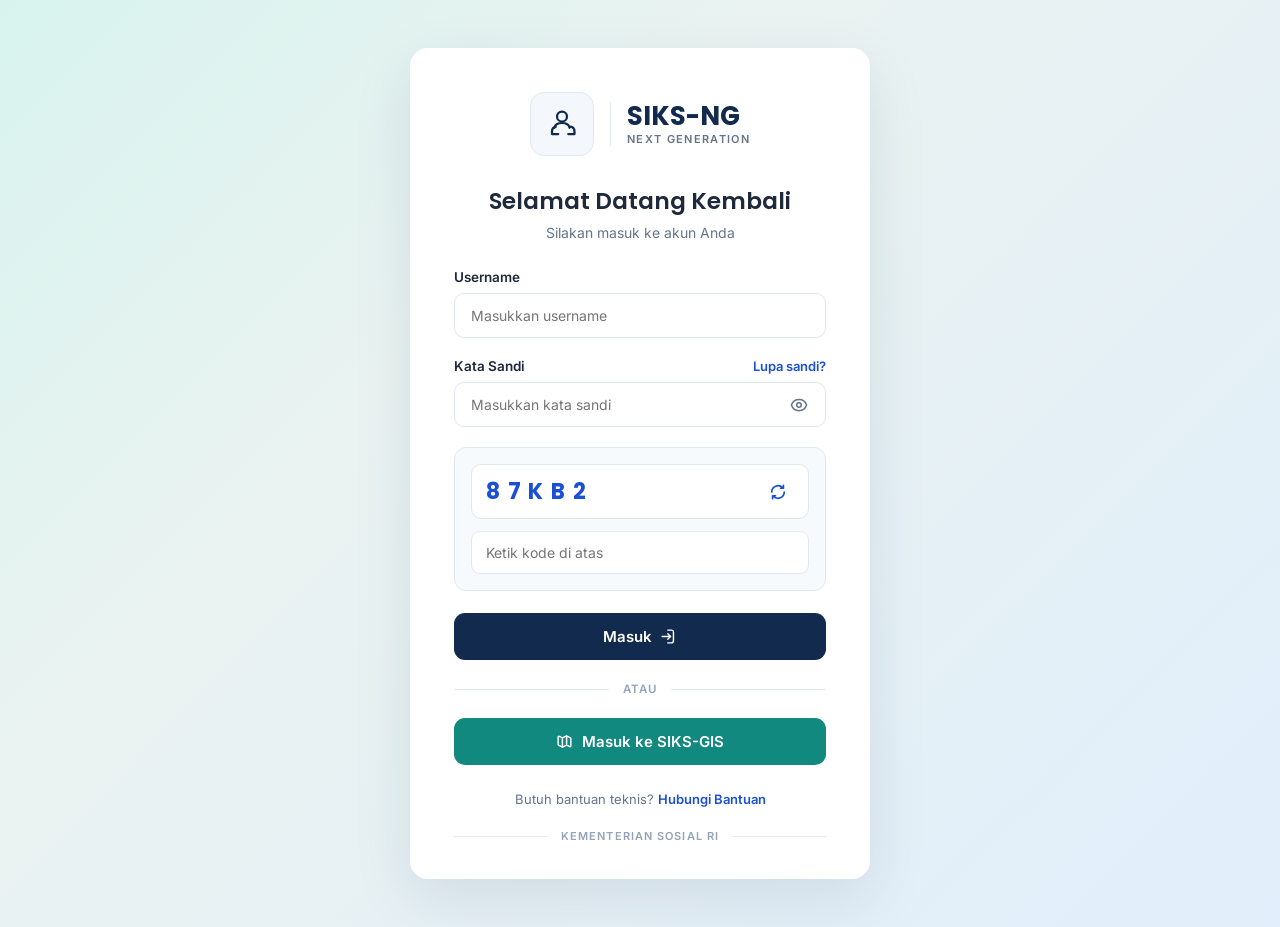
<file: index (2).html>
<!DOCTYPE html>
<html lang="id">
<head>
<meta charset="UTF-8">
<meta name="viewport" content="width=device-width, initial-scale=1.0">
<title>SIKS-NG | Masuk ke Sistem</title>
<link rel="preconnect" href="https://fonts.googleapis.com">
<link href="https://fonts.googleapis.com/css2?family=Poppins:wght@500;600;700&family=Inter:wght@400;500;600;700&display=swap" rel="stylesheet">
<style>
  :root{
    --navy:#122A4D;
    --navy-deep:#0B1D38;
    --blue:#1B4FD8;
    --teal:#12897E;
    --teal-deep:#0E6F66;
    --bg-mint:#D8F3EE;
    --bg-blue:#E1EEFB;
    --ink:#1E293B;
    --ink-soft:#64748B;
    --line:#E2E8F0;
    --white:#FFFFFF;
  }
  *{box-sizing:border-box;}
  html,body{margin:0;padding:0;}
  body{
    font-family:'Inter',sans-serif;
    min-height:100vh;
    background:linear-gradient(135deg, var(--bg-mint) 0%, #EAF3F1 35%, var(--bg-blue) 100%);
    display:flex;
    align-items:center;
    justify-content:center;
    padding:48px 20px;
    color:var(--ink);
  }
  a{color:inherit;}

  .card{
    width:100%;
    max-width:460px;
    background:var(--white);
    border-radius:18px;
    box-shadow:0 20px 60px rgba(18,42,77,0.10);
    padding:44px 44px 36px;
  }

  .brand-row{
    display:flex;
    align-items:center;
    gap:16px;
    justify-content:center;
    margin-bottom:28px;
  }
  .brand-icon{
    width:64px;height:64px;
    border-radius:14px;
    background:#F4F7FB;
    border:1px solid var(--line);
    display:flex;align-items:center;justify-content:center;
    flex-shrink:0;
  }
  .brand-icon svg{width:30px;height:30px;color:var(--navy);}
  .brand-divider{width:1px;height:44px;background:var(--line);}
  .brand-text-name{
    font-family:'Poppins',sans-serif;
    font-weight:700;
    font-size:26px;
    color:var(--navy);
    line-height:1.1;
  }
  .brand-text-sub{
    font-size:11px;
    letter-spacing:0.12em;
    color:var(--ink-soft);
    font-weight:600;
    margin-top:2px;
  }

  .headline{
    text-align:center;
    margin-bottom:28px;
  }
  .headline h1{
    font-family:'Poppins',sans-serif;
    font-size:23px;
    font-weight:600;
    margin:0 0 6px;
    color:var(--ink);
  }
  .headline p{
    margin:0;
    font-size:14px;
    color:var(--ink-soft);
  }

  .field{margin-bottom:20px;}
  .field-head{
    display:flex;
    align-items:center;
    justify-content:space-between;
    margin-bottom:8px;
  }
  .field-head label{
    font-size:13.5px;
    font-weight:600;
    color:var(--ink);
  }
  .field-head a{
    font-size:13px;
    font-weight:600;
    color:var(--blue);
    text-decoration:none;
  }
  .field-head a:hover{text-decoration:underline;}

  .input-wrap{position:relative;}
  .input-wrap input{
    width:100%;
    padding:13px 16px;
    border:1.5px solid var(--line);
    border-radius:10px;
    font-size:14px;
    font-family:'Inter',sans-serif;
    color:var(--ink);
    background:var(--white);
    transition:border-color .15s ease, box-shadow .15s ease;
  }
  .input-wrap input:focus{
    outline:none;
    border-color:var(--blue);
    box-shadow:0 0 0 3px rgba(27,79,216,0.12);
  }
  .input-wrap.has-icon input{padding-right:44px;}
  .eye-toggle{
    position:absolute;
    right:14px;top:50%;
    transform:translateY(-50%);
    background:none;border:none;cursor:pointer;
    color:var(--ink-soft);
    display:flex;align-items:center;justify-content:center;
    padding:4px;
  }
  .eye-toggle svg{width:18px;height:18px;}

  .captcha-box{
    background:#F7FAFC;
    border:1px solid var(--line);
    border-radius:12px;
    padding:16px;
    margin-bottom:22px;
  }
  .captcha-code-row{
    display:flex;
    align-items:center;
    justify-content:space-between;
    background:var(--white);
    border:1px solid var(--line);
    border-radius:10px;
    padding:10px 14px;
    margin-bottom:12px;
  }
  .captcha-code{
    font-family:'Poppins',sans-serif;
    font-weight:700;
    font-size:22px;
    letter-spacing:0.35em;
    color:var(--blue);
    user-select:none;
  }
  .captcha-refresh{
    background:none;border:none;cursor:pointer;
    color:var(--blue);
    display:flex;align-items:center;justify-content:center;
    padding:6px;
    transition:transform .3s ease;
  }
  .captcha-refresh:hover{transform:rotate(90deg);}
  .captcha-refresh svg{width:20px;height:20px;}
  .captcha-box input{
    width:100%;
    padding:12px 14px;
    border:1.5px solid var(--line);
    border-radius:9px;
    font-size:14px;
    font-family:'Inter',sans-serif;
    color:var(--ink);
    background:var(--white);
  }
  .captcha-box input:focus{
    outline:none;
    border-color:var(--blue);
    box-shadow:0 0 0 3px rgba(27,79,216,0.12);
  }

  .error-msg{
    display:none;
    align-items:flex-start;
    gap:8px;
    background:#FDF1F1;
    border:1px solid #F3C6C6;
    color:#B3261E;
    font-size:13px;
    padding:10px 12px;
    border-radius:8px;
    margin-bottom:18px;
    line-height:1.5;
  }
  .error-msg.show{display:flex;}

  .btn-primary{
    width:100%;
    padding:14px;
    border:none;
    border-radius:11px;
    background:var(--navy);
    color:var(--white);
    font-family:'Inter',sans-serif;
    font-weight:600;
    font-size:15px;
    cursor:pointer;
    display:flex;align-items:center;justify-content:center;gap:8px;
    transition:background .15s ease, transform .1s ease;
  }
  .btn-primary:hover{background:var(--navy-deep);}
  .btn-primary:active{transform:translateY(1px);}
  .btn-primary svg{width:17px;height:17px;}

  .divider{
    display:flex;align-items:center;gap:14px;
    margin:22px 0;
    color:#94A3B8;
    font-size:11.5px;
    font-weight:600;
    letter-spacing:0.08em;
  }
  .divider::before,.divider::after{content:"";flex:1;height:1px;background:var(--line);}

  .btn-secondary{
    width:100%;
    padding:14px;
    border:none;
    border-radius:11px;
    background:var(--teal);
    color:var(--white);
    font-family:'Inter',sans-serif;
    font-weight:600;
    font-size:15px;
    cursor:pointer;
    display:flex;align-items:center;justify-content:center;gap:9px;
    transition:background .15s ease, transform .1s ease;
  }
  .btn-secondary:hover{background:var(--teal-deep);}
  .btn-secondary:active{transform:translateY(1px);}
  .btn-secondary svg{width:17px;height:17px;}

  .helper-text{
    text-align:center;
    font-size:13px;
    color:var(--ink-soft);
    margin:26px 0 0;
  }
  .helper-text a{color:var(--blue);font-weight:600;text-decoration:none;}
  .helper-text a:hover{text-decoration:underline;}

  .footer-note{
    display:flex;align-items:center;gap:14px;
    margin-top:22px;
    color:#94A3B8;
    font-size:11px;
    font-weight:600;
    letter-spacing:0.1em;
  }
  .footer-note::before,.footer-note::after{content:"";flex:1;height:1px;background:var(--line);}

  @media (max-width:520px){
    .card{padding:32px 24px 28px;}
  }
</style>
</head>
<body>

<div class="card">

  <div class="brand-row">
    <div class="brand-icon">
      <svg fill="none" stroke="currentColor" stroke-width="1.8" viewBox="0 0 24 24">
        <path stroke-linecap="round" stroke-linejoin="round" d="M17 20h5v-2a4 4 0 00-3-3.87M9 20H4v-2a4 4 0 013-3.87m5-4.13a4 4 0 100-8 4 4 0 000 8zm6 5c0-2.21-2.686-4-6-4s-6 1.79-6 4"/>
      </svg>
    </div>
    <div class="brand-divider"></div>
    <div>
      <div class="brand-text-name">SIKS-NG</div>
      <div class="brand-text-sub">NEXT GENERATION</div>
    </div>
  </div>

  <div class="headline">
    <h1>Selamat Datang Kembali</h1>
    <p>Silakan masuk ke akun Anda</p>
  </div>

  <div class="error-msg" id="errorMsg">
    <span>Username, kata sandi, atau kode verifikasi salah. Silakan periksa kembali.</span>
  </div>

  <form id="loginForm" novalidate>
    <div class="field">
      <div class="field-head">
        <label for="username">Username</label>
      </div>
      <div class="input-wrap">
        <input type="text" id="username" name="username" placeholder="Masukkan username" autocomplete="username" required>
      </div>
    </div>

    <div class="field">
      <div class="field-head">
        <label for="password">Kata Sandi</label>
        <a href="lupa-sandi.html">Lupa sandi?</a>
      </div>
      <div class="input-wrap has-icon">
        <input type="password" id="password" name="password" placeholder="Masukkan kata sandi" autocomplete="current-password" required>
        <button type="button" class="eye-toggle" id="eyeToggle" aria-label="Tampilkan kata sandi">
          <svg fill="none" stroke="currentColor" stroke-width="2" viewBox="0 0 24 24" id="eyeIcon">
            <path stroke-linecap="round" stroke-linejoin="round" d="M2.036 12.322a1.012 1.012 0 010-.639C3.423 7.51 7.36 4.5 12 4.5c4.638 0 8.573 3.007 9.963 7.178.07.207.07.431 0 .639C20.577 16.49 16.64 19.5 12 19.5c-4.638 0-8.573-3.007-9.963-7.178z"/>
            <circle cx="12" cy="12" r="3"/>
          </svg>
        </button>
      </div>
    </div>

    <div class="captcha-box">
      <div class="captcha-code-row">
        <span class="captcha-code" id="captchaCode">87KB2</span>
        <button type="button" class="captcha-refresh" id="captchaRefresh" aria-label="Muat ulang kode">
          <svg fill="none" stroke="currentColor" stroke-width="2" viewBox="0 0 24 24">
            <path stroke-linecap="round" stroke-linejoin="round" d="M4.5 12a7.5 7.5 0 0113-5.1M19.5 12a7.5 7.5 0 01-13 5.1M18.5 4v3.5H15M5.5 20v-3.5H9"/>
          </svg>
        </button>
      </div>
      <input type="text" id="captchaInput" placeholder="Ketik kode di atas" autocomplete="off" required>
    </div>

    <button type="submit" class="btn-primary">
      Masuk
      <svg fill="none" stroke="currentColor" stroke-width="2" viewBox="0 0 24 24"><path stroke-linecap="round" stroke-linejoin="round" d="M11 16l4-4m0 0l-4-4m4 4H3m8-9h5a3 3 0 013 3v12a3 3 0 01-3 3h-5"/></svg>
    </button>
  </form>

  <div class="divider">ATAU</div>

  <button type="button" class="btn-secondary" id="gisBtn">
    <svg fill="none" stroke="currentColor" stroke-width="2" viewBox="0 0 24 24"><path stroke-linecap="round" stroke-linejoin="round" d="M9 20l-5.447-2.724A1 1 0 013 16.382V5.618a1 1 0 011.447-.894L9 7m0 13l6-3m-6 3V7m6 10l4.553 2.276A1 1 0 0021 18.382V7.618a1 1 0 00-.553-.894L15 4m0 13V4m0 0L9 7"/></svg>
    Masuk ke SIKS-GIS
  </button>

  <p class="helper-text">Butuh bantuan teknis? <a href="#">Hubungi Bantuan</a></p>

  <div class="footer-note">KEMENTERIAN SOSIAL RI</div>
</div>

<script>
  // Simple captcha generator — demo only, not real spam protection.
  var chars = 'ABCDEFGHJKLMNPQRSTUVWXYZ23456789';
  function generateCaptcha(){
    var code = '';
    for(var i=0;i<5;i++){
      code += chars.charAt(Math.floor(Math.random()*chars.length));
    }
    document.getElementById('captchaCode').textContent = code;
  }

  document.getElementById('captchaRefresh').addEventListener('click', function(){
    generateCaptcha();
    document.getElementById('captchaInput').value = '';
  });

  document.getElementById('eyeToggle').addEventListener('click', function(){
    var pass = document.getElementById('password');
    var isHidden = pass.type === 'password';
    pass.type = isHidden ? 'text' : 'password';
  });

  document.getElementById('gisBtn').addEventListener('click', function(){
    alert('Modul SIKS-GIS belum tersedia pada simulasi ini.');
  });

  document.getElementById('loginForm').addEventListener('submit', function(e){
    e.preventDefault();
    var user = document.getElementById('username').value.trim();
    var pass = document.getElementById('password').value.trim();
    var captchaInput = document.getElementById('captchaInput').value.trim().toUpperCase();
    var captchaCode = document.getElementById('captchaCode').textContent;
    var errorBox = document.getElementById('errorMsg');

    if(user === '' || pass === '' || captchaInput !== captchaCode){
      errorBox.classList.add('show');
      generateCaptcha();
      document.getElementById('captchaInput').value = '';
      return;
    }
    errorBox.classList.remove('show');
    window.location.href = 'verifikasi.html';
  });
</script>
</body>
</html>
</file>
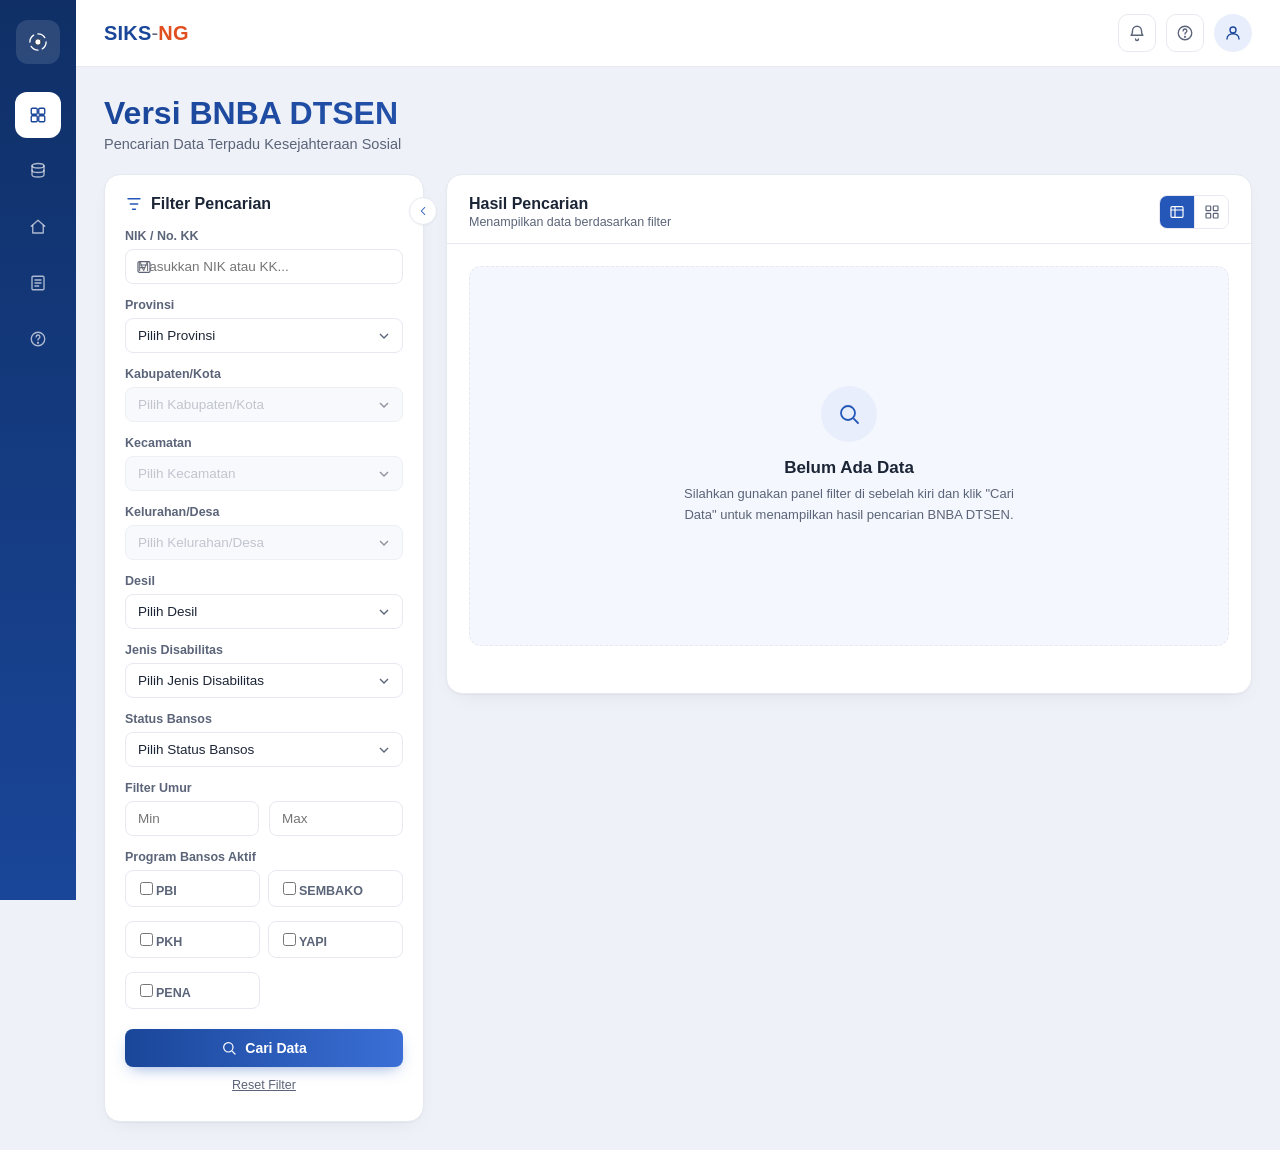
<file: index .html>
<!DOCTYPE html>
<html lang="id">
<head>
<meta charset="UTF-8">
<meta name="viewport" content="width=device-width, initial-scale=1.0">
<title>SIKS-NG · BNBA Search Directory</title>
<style>
:root{
  --blue-900:#0f2f66;
  --blue-800:#13387f;
  --blue-700:#1a4699;
  --blue-600:#2557b8;
  --blue-500:#3b6fd6;
  --blue-100:#e8eefb;
  --blue-50:#f4f7fd;
  --ink:#1c2536;
  --ink-soft:#5b6478;
  --line:#e6e9f0;
  --bg:#eef1f7;
  --white:#ffffff;
  --radius-lg:16px;
  --radius-md:12px;
  --radius-sm:8px;
  --shadow:0 1px 2px rgba(16,24,40,.04), 0 8px 24px -12px rgba(16,24,40,.10);
  font-size:16px;
}

*{box-sizing:border-box;}
html,body{margin:0;padding:0;}
body{
  font-family:'Segoe UI',-apple-system,BlinkMacSystemFont,Roboto,Helvetica,Arial,sans-serif;
  background:var(--bg);
  color:var(--ink);
  min-height:100vh;
}
svg{width:18px;height:18px;fill:none;stroke:currentColor;stroke-width:1.8;stroke-linecap:round;stroke-linejoin:round;}
button{font-family:inherit;cursor:pointer;}

.app{display:flex;min-height:100vh;}

/* ---------- SIDEBAR ---------- */
.sidebar{
  width:76px;
  background:linear-gradient(180deg,var(--blue-900),var(--blue-700));
  display:flex;
  flex-direction:column;
  align-items:center;
  padding:20px 0;
  gap:28px;
  position:sticky;
  top:0;
  height:100vh;
  z-index:40;
}
.sidebar-logo{
  width:44px;height:44px;
  background:rgba(255,255,255,.12);
  border-radius:12px;
  display:flex;align-items:center;justify-content:center;
}
.sidebar-nav{display:flex;flex-direction:column;gap:10px;width:100%;align-items:center;}
.nav-item{
  position:relative;
  width:46px;height:46px;
  border:none;border-radius:12px;
  background:transparent;
  color:rgba(255,255,255,.65);
  display:flex;align-items:center;justify-content:center;
  transition:background .15s, color .15s;
}
.nav-item:hover{background:rgba(255,255,255,.10);color:#fff;}
.nav-item.active{background:#fff;color:var(--blue-700);}
.nav-item[data-tooltip]::after{
  content:attr(data-tooltip);
  position:absolute;left:60px;top:50%;transform:translateY(-50%);
  background:var(--ink);color:#fff;
  padding:6px 10px;border-radius:6px;font-size:12px;white-space:nowrap;
  opacity:0;pointer-events:none;transition:opacity .15s;
  z-index:50;
}
.nav-item:hover::after{opacity:1;}

/* ---------- MAIN / TOPBAR ---------- */
.main{flex:1;min-width:0;display:flex;flex-direction:column;}
.topbar{
  background:var(--white);
  border-bottom:1px solid var(--line);
  padding:14px 28px;
  display:flex;align-items:center;justify-content:space-between;
  position:sticky;top:0;z-index:30;
}
.brand{font-size:20px;font-weight:800;letter-spacing:.2px;}
.brand-siks{color:var(--blue-700);}
.brand-dash{color:var(--ink-soft);font-weight:400;}
.brand-ng{color:#e0501e;}
.topbar-right{display:flex;align-items:center;gap:10px;}
.icon-btn{
  position:relative;
  width:38px;height:38px;border-radius:10px;border:1px solid var(--line);
  background:var(--white);color:var(--ink-soft);
  display:flex;align-items:center;justify-content:center;
}
.icon-btn:hover{background:var(--blue-50);color:var(--blue-700);}
.icon-btn[data-tooltip]::after{
  content:attr(data-tooltip);
  position:absolute;right:0;top:44px;
  background:var(--ink);color:#fff;padding:5px 9px;border-radius:6px;font-size:11px;
  opacity:0;pointer-events:none;transition:opacity .15s;white-space:nowrap;
}
.icon-btn:hover::after{opacity:1;}
.avatar-btn{
  width:38px;height:38px;border-radius:50%;border:none;
  background:var(--blue-100);color:var(--blue-700);
  display:flex;align-items:center;justify-content:center;
}

/* ---------- PAGE ---------- */
.page{padding:28px;max-width:1400px;width:100%;margin:0 auto;}
.page-head h1{
  margin:0 0 4px;font-size:32px;font-weight:800;
  background:linear-gradient(90deg,var(--blue-700),var(--blue-500));
  -webkit-background-clip:text;background-clip:text;color:transparent;
}
.page-head p{margin:0 0 22px;color:var(--ink-soft);font-size:14.5px;}

.content-grid{
  display:grid;
  grid-template-columns:320px 1fr;
  gap:22px;
  align-items:start;
  transition:grid-template-columns .25s ease;
}
.content-grid.is-collapsed{grid-template-columns:60px 1fr;}

.panel{
  background:var(--white);
  border:1px solid var(--line);
  border-radius:var(--radius-lg);
  box-shadow:var(--shadow);
}

/* ---------- FILTER PANEL ---------- */
.filter-panel{padding:20px;position:relative;overflow:visible;transition:padding .25s ease;}

.panel-toggle{
  position:absolute;top:22px;right:-14px;
  width:28px;height:28px;border-radius:50%;
  background:var(--white);border:1px solid var(--line);box-shadow:var(--shadow);
  color:var(--blue-600);display:flex;align-items:center;justify-content:center;
  z-index:5;transition:transform .25s ease, background .15s;
}
.panel-toggle svg{width:14px;height:14px;}
.panel-toggle:hover{background:var(--blue-600);color:#fff;}
.filter-panel.collapsed .panel-toggle svg{transform:rotate(180deg);}

.filter-panel.collapsed{padding:20px 8px;}
.filter-panel.collapsed .panel-title{
  justify-content:center;margin-bottom:0;
}
.filter-panel.collapsed .panel-title-text,
.filter-panel.collapsed form{display:none;}
.filter-panel.collapsed .panel-title svg{width:20px;height:20px;color:var(--blue-600);}
.panel-title{
  display:flex;align-items:center;gap:8px;
  font-weight:700;font-size:16px;margin-bottom:16px;color:var(--ink);
}
.panel-title svg{color:var(--blue-600);}
.field{margin-bottom:14px;}
.field label{
  display:block;font-size:12.5px;font-weight:600;color:var(--ink-soft);
  margin-bottom:6px;
}
.field select,.field input[type="text"],.field input[type="number"]{
  width:100%;padding:9px 12px;border:1px solid var(--line);border-radius:var(--radius-sm);
  font-size:13.5px;color:var(--ink);background:var(--white);
  outline:none;transition:border-color .15s, box-shadow .15s;
  appearance:none;
}
.field select{
  background-image:url("data:image/svg+xml;utf8,<svg xmlns='http://www.w3.org/2000/svg' viewBox='0 0 24 24' fill='none' stroke='%235b6478' stroke-width='2'><path d='M6 9l6 6 6-6'/></svg>");
  background-repeat:no-repeat;background-position:right 10px center;background-size:16px;
  padding-right:32px;
}
.field select:disabled{background-color:#f6f7fb;color:#a7adba;cursor:not-allowed;}
.field select:focus,.field input:focus{
  border-color:var(--blue-500);box-shadow:0 0 0 3px rgba(59,111,214,.15);
}
.input-icon{position:relative;}
.input-icon svg{position:absolute;left:11px;top:50%;transform:translateY(-50%);color:var(--ink-soft);width:16px;height:16px;}
.input-icon input{padding-left:34px;}

.range-row{display:flex;gap:10px;}
.range-row input{width:100%;}

.chip-grid{display:grid;grid-template-columns:1fr 1fr;gap:8px;}
.chip{
  display:flex;align-items:center;gap:7px;
  border:1px solid var(--line);border-radius:var(--radius-sm);
  padding:8px 10px;font-size:13px;cursor:pointer;
  transition:border-color .15s, background .15s;
}
.chip:hover{border-color:var(--blue-400,var(--blue-500));}
.chip input{accent-color:var(--blue-600);}
.chip:has(input:checked){background:var(--blue-50);border-color:var(--blue-500);font-weight:600;}

.btn-search{
  width:100%;display:flex;align-items:center;justify-content:center;gap:8px;
  background:linear-gradient(90deg,var(--blue-700),var(--blue-500));
  color:#fff;border:none;border-radius:var(--radius-sm);
  padding:11px;font-size:14px;font-weight:700;margin-top:6px;
  box-shadow:0 6px 16px -6px rgba(37,87,184,.55);
  transition:transform .1s, box-shadow .15s;
}
.btn-search:hover{transform:translateY(-1px);box-shadow:0 10px 20px -6px rgba(37,87,184,.6);}
.btn-search svg{width:16px;height:16px;}
.btn-reset{
  width:100%;background:transparent;border:none;color:var(--ink-soft);
  font-size:12.5px;padding:9px;margin-top:2px;text-decoration:underline;
}
.btn-reset:hover{color:var(--blue-700);}

/* ---------- RESULT PANEL ---------- */
.result-panel{min-height:520px;display:flex;flex-direction:column;}
.result-head{
  display:flex;align-items:center;justify-content:space-between;
  padding:20px 22px 14px;border-bottom:1px solid var(--line);
}
.result-sub{margin:2px 0 0;font-size:12.5px;color:var(--ink-soft);}
.view-toggle{display:flex;border:1px solid var(--line);border-radius:var(--radius-sm);overflow:hidden;}
.view-btn{
  width:34px;height:32px;border:none;background:var(--white);color:var(--ink-soft);
  display:flex;align-items:center;justify-content:center;
}
.view-btn+.view-btn{border-left:1px solid var(--line);}
.view-btn.active{background:var(--blue-600);color:#fff;}
.view-btn svg{width:16px;height:16px;}

.result-body{flex:1;padding:22px;}
.empty-state{
  height:100%;min-height:380px;
  border:1.5px dashed var(--line);border-radius:var(--radius-md);
  display:flex;flex-direction:column;align-items:center;justify-content:center;
  text-align:center;padding:40px;background:var(--blue-50);
}
.empty-icon{
  width:56px;height:56px;border-radius:50%;
  background:var(--blue-100);color:var(--blue-600);
  display:flex;align-items:center;justify-content:center;margin-bottom:16px;
}
.empty-icon svg{width:24px;height:24px;}
.empty-state h3{margin:0 0 6px;font-size:17px;color:var(--ink);}
.empty-state p{margin:0;max-width:340px;font-size:13px;color:var(--ink-soft);line-height:1.6;}

/* skeleton */
.skeleton-row{
  height:56px;border-radius:var(--radius-sm);
  background:linear-gradient(90deg,#eef1f7 25%,#f6f8fc 37%,#eef1f7 63%);
  background-size:400% 100%;animation:shimmer 1.3s ease infinite;
  margin-bottom:10px;
}
@keyframes shimmer{0%{background-position:100% 0}100%{background-position:0 0}}

/* table */
.result-table{width:100%;border-collapse:collapse;font-size:13px;}
.result-table th{
  text-align:left;font-size:11.5px;text-transform:uppercase;letter-spacing:.04em;
  color:var(--ink-soft);padding:10px 12px;border-bottom:1px solid var(--line);
  background:var(--blue-50);
}
.result-table th:first-child{border-top-left-radius:var(--radius-sm);}
.result-table th:last-child{border-top-right-radius:var(--radius-sm);}
.result-table td{padding:12px;border-bottom:1px solid var(--line);vertical-align:middle;}
.result-table tr:last-child td{border-bottom:none;}
.result-table tr:hover td{background:#fbfcfe;}
.badge{
  display:inline-block;padding:3px 9px;border-radius:999px;font-size:11px;font-weight:700;
}
.badge.aktif{background:#e6f6ec;color:#1a8a4a;}
.badge.tidak{background:#fdecec;color:#c73838;}
.badge.diajukan{background:#fff4e0;color:#b3760f;}
.prog-pill{
  display:inline-flex;align-items:center;background:var(--blue-100);color:var(--blue-700);
  border-radius:6px;padding:2px 7px;font-size:10.5px;font-weight:700;margin:0 4px 4px 0;
}

/* card view */
.result-cards{display:grid;grid-template-columns:repeat(auto-fill,minmax(260px,1fr));gap:14px;}
.result-card{
  border:1px solid var(--line);border-radius:var(--radius-md);padding:16px;
  transition:box-shadow .15s, border-color .15s;
}
.result-card:hover{box-shadow:var(--shadow);border-color:var(--blue-500);}
.result-card h4{margin:0 0 2px;font-size:14.5px;}
.result-card .nik{font-size:11.5px;color:var(--ink-soft);margin-bottom:10px;}
.result-card .row{display:flex;justify-content:space-between;font-size:12.5px;margin-bottom:6px;color:var(--ink-soft);}
.result-card .row b{color:var(--ink);font-weight:600;}

.result-footer{
  display:flex;align-items:center;justify-content:space-between;
  padding:14px 22px;border-top:1px solid var(--line);font-size:12.5px;color:var(--ink-soft);
}

/* ---------- CLICKABLE ROWS ---------- */
.result-table tbody tr, .result-card{cursor:pointer;}
.name-link{color:var(--blue-700);font-weight:700;}
.name-link:hover{text-decoration:underline;}

/* ---------- DETAIL PANEL ---------- */
.detail-panel{padding:22px;}
.detail-topline{
  display:flex;align-items:center;justify-content:space-between;
  margin-bottom:16px;font-size:12.5px;color:var(--ink-soft);
}
.back-link{
  display:flex;align-items:center;gap:4px;background:none;border:none;
  color:var(--blue-600);font-weight:700;font-size:13px;padding:0;
}
.back-link svg{width:15px;height:15px;}
.back-link:hover{text-decoration:underline;}

.detail-head{display:flex;align-items:flex-start;justify-content:space-between;gap:16px;margin-bottom:18px;flex-wrap:wrap;}
.detail-head h2{margin:0 0 6px;font-size:22px;}
.detail-sub{display:flex;align-items:center;gap:10px;font-size:12.5px;color:var(--ink-soft);flex-wrap:wrap;}
.badge-verif{
  display:inline-flex;align-items:center;gap:4px;background:#e6f6ec;color:#1a8a4a;
  padding:3px 10px;border-radius:999px;font-weight:700;font-size:11.5px;
}
.detail-actions{display:flex;gap:10px;}
.btn-ghost, .btn-primary-sm, .btn-ghost-sm{
  display:flex;align-items:center;gap:6px;border-radius:var(--radius-sm);
  font-size:12.5px;font-weight:700;padding:9px 14px;border:1px solid var(--line);
  background:#fff;color:var(--ink);
}
.btn-ghost svg, .btn-primary-sm svg, .btn-ghost-sm svg{width:15px;height:15px;}
.btn-primary-sm{background:linear-gradient(90deg,var(--blue-700),var(--blue-500));color:#fff;border:none;}
.btn-ghost-sm{background:#fff;color:var(--ink-soft);}

.stat-cards{
  display:grid;grid-template-columns:repeat(4,1fr);gap:14px;margin-bottom:20px;
}
.stat-card{
  border:1px solid var(--line);border-radius:var(--radius-md);padding:14px 16px;
  display:flex;align-items:center;justify-content:space-between;gap:10px;
}
.stat-card .stat-label{font-size:11.5px;color:var(--ink-soft);margin-bottom:4px;}
.stat-card .stat-value{font-size:18px;font-weight:800;}
.stat-card .stat-icon{
  width:34px;height:34px;border-radius:9px;display:flex;align-items:center;justify-content:center;flex-shrink:0;
}
.stat-card .stat-icon svg{width:17px;height:17px;}
.stat-card.c1 .stat-icon{background:#e8eefb;color:var(--blue-600);}
.stat-card.c2 .stat-icon{background:#e6f6ec;color:#1a8a4a;}
.stat-card.c3 .stat-icon{background:#fff4e0;color:#b3760f;}
.stat-card.c4 .stat-icon{background:#f1e9fb;color:#7b3fbf;}

.detail-grid{display:grid;grid-template-columns:1.7fr 1fr;gap:18px;align-items:start;}
.detail-col-left, .detail-col-right{display:flex;flex-direction:column;gap:16px;}
.subpanel{border:1px solid var(--line);border-radius:var(--radius-md);padding:16px;}
.subpanel-title{font-weight:700;font-size:13.5px;margin-bottom:12px;}

.family-photo{
  width:100%;height:150px;border-radius:var(--radius-sm);margin-bottom:14px;
  background:linear-gradient(135deg,var(--blue-700),var(--blue-400,var(--blue-500)));
  display:flex;align-items:center;justify-content:center;color:rgba(255,255,255,.8);
}
.family-photo svg{width:34px;height:34px;}
.fi-row{display:grid;grid-template-columns:1fr 1fr;gap:10px;margin-bottom:10px;}
.fi-label{font-size:11px;color:var(--ink-soft);margin-bottom:2px;}
.fi-value{font-size:13px;}
.fi-strong{font-weight:700;color:var(--blue-700);}
.fi-tags{margin-bottom:10px;}
.tag-desil{
  display:inline-block;background:#fff4e0;color:#b3760f;font-size:11px;font-weight:700;
  padding:3px 10px;border-radius:999px;
}

.table-wrap{overflow-x:auto;}
.mini-table{width:100%;border-collapse:collapse;font-size:12.5px;}
.mini-table th{
  text-align:left;font-size:10.5px;text-transform:uppercase;color:var(--ink-soft);
  padding:8px 10px;border-bottom:1px solid var(--line);
}
.mini-table td{padding:10px;border-bottom:1px solid var(--line);}
.mini-table tr:last-child td{border-bottom:none;}
.status-pill{
  display:inline-block;padding:2px 8px;border-radius:999px;font-size:10.5px;font-weight:700;
  background:#eef1f7;color:var(--ink-soft);
}
.status-pill.selesai{background:#e6f6ec;color:#1a8a4a;}
.status-pill.proses{background:#fff4e0;color:#b3760f;}
.row-icon-btn{
  width:26px;height:26px;border-radius:7px;border:1px solid var(--line);background:#fff;
  color:var(--blue-600);display:inline-flex;align-items:center;justify-content:center;
}
.row-icon-btn svg{width:13px;height:13px;}

.two-col{display:grid;grid-template-columns:1fr 1fr;gap:16px;}
.note-list{list-style:none;margin:0;padding:0;display:flex;flex-direction:column;gap:10px;}
.note-list li{font-size:12px;color:var(--ink-soft);border-left:2px solid var(--blue-300,var(--blue-500));padding-left:10px;}
.note-list li b{display:block;color:var(--ink);font-size:12px;margin-bottom:2px;}

.map-box{
  height:110px;border-radius:var(--radius-sm);
  background:repeating-linear-gradient(45deg,#3a4152,#3a4152 10px,#2f3646 10px,#2f3646 20px);
  position:relative;overflow:hidden;
}
.map-pin{
  position:absolute;top:50%;left:55%;width:14px;height:14px;border-radius:50%;
  background:#ff5a5a;border:3px solid #fff;transform:translate(-50%,-50%);
  box-shadow:0 0 0 4px rgba(255,90,90,.25);
}
.map-foot{display:flex;justify-content:space-between;align-items:center;margin-top:8px;font-size:11.5px;color:var(--ink-soft);}
.map-link{color:var(--blue-600);font-weight:700;text-decoration:none;}

.quick-actions{display:grid;grid-template-columns:1fr 1fr;gap:10px;}
.quick-actions button{
  display:flex;flex-direction:column;align-items:flex-start;gap:8px;
  border:1px solid var(--line);border-radius:var(--radius-sm);padding:12px;
  background:#fff;font-size:12px;font-weight:600;color:var(--ink);
}
.quick-actions button svg{width:16px;height:16px;color:var(--blue-600);}
.quick-actions button:hover{border-color:var(--blue-500);background:var(--blue-50);}

.dana-card{
  background:linear-gradient(120deg,var(--blue-800),var(--blue-600));
  color:#fff;border:none;position:relative;overflow:hidden;
}
.dana-label{font-size:12px;opacity:.85;margin-bottom:6px;}
.dana-value{font-size:24px;font-weight:800;margin-bottom:4px;}
.dana-note{font-size:11.5px;opacity:.85;}

.program-pills{display:flex;flex-wrap:wrap;gap:8px;}
.program-pills .prog-pill{background:var(--blue-100);color:var(--blue-700);font-size:11px;padding:4px 10px;}

.cond-list{list-style:none;margin:0 0 10px;padding:0;display:flex;flex-direction:column;gap:10px;}
.cond-list li{display:flex;align-items:center;justify-content:space-between;font-size:12.5px;}
.cond-list li span:first-child{color:var(--ink-soft);}
.cond-check{color:#1a8a4a;width:16px;height:16px;}
.cond-note{font-size:11.5px;color:var(--ink-soft);background:var(--blue-50);border-radius:var(--radius-sm);padding:10px;line-height:1.6;}

.analysis-card p{font-size:12.5px;color:var(--ink-soft);line-height:1.6;margin:0 0 14px;}
.analysis-card b{color:var(--ink);}
.analysis-actions{display:flex;gap:8px;}
.analysis-actions button{flex:1;}

/* ---------- MOBILE ---------- */
.mobile-toggle{
  display:none;position:fixed;top:14px;left:14px;z-index:60;
  width:40px;height:40px;border-radius:10px;border:1px solid var(--line);
  background:var(--white);box-shadow:var(--shadow);color:var(--ink);
  align-items:center;justify-content:center;
}
.overlay{
  display:none;position:fixed;inset:0;background:rgba(15,20,35,.45);z-index:39;
}
.overlay.show{display:block;}

@media (max-width:1024px){
  .content-grid{grid-template-columns:1fr;}
  .content-grid.is-collapsed{grid-template-columns:1fr;}
  .detail-grid{grid-template-columns:1fr;}
  .stat-cards{grid-template-columns:1fr 1fr;}
  .two-col{grid-template-columns:1fr;}
  .panel-toggle{display:none;}
}
@media (max-width:800px){
  .mobile-toggle{display:flex;}
  .sidebar{
    position:fixed;left:0;top:0;transform:translateX(-100%);
    transition:transform .2s ease;
  }
  .sidebar.open{transform:translateX(0);}
  .topbar{padding-left:64px;}
  .page{padding:18px;}
  .chip-grid{grid-template-columns:1fr;}
  .stat-cards{grid-template-columns:1fr;}
  .quick-actions{grid-template-columns:1fr;}
}

</style>
</head>
<body>

  <!-- Tombol buka sidebar di mobile -->
  <button class="mobile-toggle" id="mobileToggle" aria-label="Buka menu">
    <svg viewBox="0 0 24 24"><path d="M3 6h18M3 12h18M3 18h18" stroke="currentColor" stroke-width="2" stroke-linecap="round"/></svg>
  </button>
  <div class="overlay" id="overlay"></div>

  <div class="app">
    <!-- SIDEBAR -->
    <aside class="sidebar" id="sidebar">
      <div class="sidebar-logo" title="SIKS-NG">
        <svg viewBox="0 0 40 40" width="26" height="26">
          <circle cx="20" cy="20" r="18" fill="none" stroke="#fff" stroke-width="3" stroke-dasharray="18 10" stroke-linecap="round"/>
          <circle cx="20" cy="20" r="7" fill="#fff"/>
        </svg>
      </div>
      <nav class="sidebar-nav">
        <button class="nav-item active" data-tooltip="BNBA Search Directory" aria-label="BNBA Search Directory">
          <svg viewBox="0 0 24 24"><rect x="3" y="3" width="8" height="8" rx="1.5"/><rect x="13" y="3" width="8" height="8" rx="1.5"/><rect x="3" y="13" width="8" height="8" rx="1.5"/><rect x="13" y="13" width="8" height="8" rx="1.5"/></svg>
        </button>
        <button class="nav-item" data-tooltip="Basis Data" aria-label="Basis Data">
          <svg viewBox="0 0 24 24"><ellipse cx="12" cy="5" rx="8" ry="3"/><path d="M4 5v6c0 1.7 3.6 3 8 3s8-1.3 8-3V5"/><path d="M4 11v6c0 1.7 3.6 3 8 3s8-1.3 8-3v-6"/></svg>
        </button>
        <button class="nav-item" data-tooltip="Rumah Tangga" aria-label="Rumah Tangga">
          <svg viewBox="0 0 24 24"><path d="M3 11l9-8 9 8"/><path d="M5 10v10h14V10"/></svg>
        </button>
        <button class="nav-item" data-tooltip="Laporan" aria-label="Laporan">
          <svg viewBox="0 0 24 24"><rect x="4" y="3" width="16" height="18" rx="1.5"/><path d="M8 8h8M8 12h8M8 16h5"/></svg>
        </button>
        <button class="nav-item" data-tooltip="Bantuan" aria-label="Bantuan">
          <svg viewBox="0 0 24 24"><circle cx="12" cy="12" r="9"/><path d="M9.5 9.2a2.5 2.5 0 1 1 3.6 2.2c-.9.5-1.1 1-1.1 1.9"/><circle cx="12" cy="17" r=".6" fill="currentColor"/></svg>
        </button>
      </nav>
    </aside>

    <!-- MAIN -->
    <div class="main">
      <!-- HEADER -->
      <header class="topbar">
        <div class="brand">
          <span class="brand-siks">SIKS</span><span class="brand-dash">-</span><span class="brand-ng">NG</span>
        </div>
        <div class="topbar-right">
          <button class="icon-btn" aria-label="Notifikasi" data-tooltip="Notifikasi">
            <svg viewBox="0 0 24 24"><path d="M6 9a6 6 0 1 1 12 0c0 5 2 6 2 6H4s2-1 2-6Z"/><path d="M10 20a2 2 0 0 0 4 0"/></svg>
          </button>
          <button class="icon-btn" aria-label="Bantuan" data-tooltip="Bantuan">
            <svg viewBox="0 0 24 24"><circle cx="12" cy="12" r="9"/><path d="M9.5 9.2a2.5 2.5 0 1 1 3.6 2.2c-.9.5-1.1 1-1.1 1.9"/><circle cx="12" cy="17" r=".6" fill="currentColor"/></svg>
          </button>
          <button class="avatar-btn" aria-label="Akun saya">
            <svg viewBox="0 0 24 24"><circle cx="12" cy="8" r="4"/><path d="M4 20c0-4.4 3.6-7 8-7s8 2.6 8 7"/></svg>
          </button>
        </div>
      </header>

      <div class="page">
        <div class="page-head">
          <h1>Versi BNBA DTSEN</h1>
          <p>Pencarian Data Terpadu Kesejahteraan Sosial</p>
        </div>

        <div class="content-grid">
          <!-- FILTER PANEL -->
          <section class="panel filter-panel" id="filterPanel" aria-label="Filter pencarian">
            <button type="button" class="panel-toggle" id="panelToggle" aria-label="Ciutkan/perluas panel filter" data-tooltip="Ciutkan filter">
              <svg viewBox="0 0 24 24"><path d="M15 6l-6 6 6 6"/></svg>
            </button>
            <div class="panel-title">
              <svg viewBox="0 0 24 24"><path d="M4 5h16M7 12h10M10 19h4"/></svg>
              <span class="panel-title-text">Filter Pencarian</span>
            </div>

            <form id="filterForm">
              <div class="field">
                <label for="f-nik">NIK / No. KK</label>
                <div class="input-icon">
                  <svg viewBox="0 0 24 24"><rect x="3" y="4" width="18" height="16" rx="2"/><path d="M7 9h10M7 13h6"/></svg>
                  <input type="text" id="f-nik" placeholder="Masukkan NIK atau KK...">
                </div>
              </div>

              <div class="field">
                <label for="f-provinsi">Provinsi</label>
                <select id="f-provinsi"><option value="">Pilih Provinsi</option></select>
              </div>

              <div class="field">
                <label for="f-kabupaten">Kabupaten/Kota</label>
                <select id="f-kabupaten" disabled><option value="">Pilih Kabupaten/Kota</option></select>
              </div>

              <div class="field">
                <label for="f-kecamatan">Kecamatan</label>
                <select id="f-kecamatan" disabled><option value="">Pilih Kecamatan</option></select>
              </div>

              <div class="field">
                <label for="f-kelurahan">Kelurahan/Desa</label>
                <select id="f-kelurahan" disabled><option value="">Pilih Kelurahan/Desa</option></select>
              </div>

              <div class="field">
                <label for="f-desil">Desil</label>
                <select id="f-desil">
                  <option value="">Pilih Desil</option>
                  <option>Desil 1</option><option>Desil 2</option><option>Desil 3</option>
                  <option>Desil 4</option><option>Desil 5</option>
                </select>
              </div>

              <div class="field">
                <label for="f-disabilitas">Jenis Disabilitas</label>
                <select id="f-disabilitas">
                  <option value="">Pilih Jenis Disabilitas</option>
                  <option>Tidak Ada</option><option>Fisik</option><option>Netra</option>
                  <option>Rungu Wicara</option><option>Mental</option><option>Ganda</option>
                </select>
              </div>

              <div class="field">
                <label for="f-status">Status Bansos</label>
                <select id="f-status">
                  <option value="">Pilih Status Bansos</option>
                  <option>Aktif</option><option>Tidak Aktif</option><option>Diajukan</option>
                </select>
              </div>

              <div class="field">
                <label>Filter Umur</label>
                <div class="range-row">
                  <input type="number" id="f-umur-min" placeholder="Min" min="0">
                  <input type="number" id="f-umur-max" placeholder="Max" min="0">
                </div>
              </div>

              <div class="field">
                <label>Program Bansos Aktif</label>
                <div class="chip-grid">
                  <label class="chip"><input type="checkbox" value="PBI"><span>PBI</span></label>
                  <label class="chip"><input type="checkbox" value="SEMBAKO"><span>SEMBAKO</span></label>
                  <label class="chip"><input type="checkbox" value="PKH"><span>PKH</span></label>
                  <label class="chip"><input type="checkbox" value="YAPI"><span>YAPI</span></label>
                  <label class="chip"><input type="checkbox" value="PENA"><span>PENA</span></label>
                </div>
              </div>

              <button type="submit" class="btn-search">
                <svg viewBox="0 0 24 24"><circle cx="11" cy="11" r="7"/><path d="M21 21l-4.3-4.3"/></svg>
                Cari Data
              </button>
              <button type="button" class="btn-reset" id="resetBtn">Reset Filter</button>
            </form>
          </section>

          <!-- HASIL PANEL -->
          <section class="panel result-panel" aria-label="Hasil pencarian">
            <div class="result-head">
              <div>
                <div class="panel-title" style="margin:0">Hasil Pencarian</div>
                <p class="result-sub" id="resultSub">Menampilkan data berdasarkan filter</p>
              </div>
              <div class="view-toggle" role="group" aria-label="Tampilan hasil">
                <button class="view-btn active" data-view="table" aria-label="Tampilan tabel">
                  <svg viewBox="0 0 24 24"><rect x="3" y="4" width="18" height="16" rx="1.5"/><path d="M3 9h18M9 4v16"/></svg>
                </button>
                <button class="view-btn" data-view="card" aria-label="Tampilan kartu">
                  <svg viewBox="0 0 24 24"><rect x="3" y="3" width="7" height="7" rx="1"/><rect x="14" y="3" width="7" height="7" rx="1"/><rect x="3" y="14" width="7" height="7" rx="1"/><rect x="14" y="14" width="7" height="7" rx="1"/></svg>
                </button>
              </div>
            </div>

            <div id="resultBody" class="result-body">
              <div class="empty-state" id="emptyState">
                <div class="empty-icon">
                  <svg viewBox="0 0 24 24"><circle cx="11" cy="11" r="7"/><path d="M21 21l-4.3-4.3"/></svg>
                </div>
                <h3>Belum Ada Data</h3>
                <p>Silahkan gunakan panel filter di sebelah kiri dan klik "Cari Data" untuk menampilkan hasil pencarian BNBA DTSEN.</p>
              </div>
            </div>
          </section>

          <!-- DETAIL PROFIL KELUARGA -->
          <section class="panel detail-panel" id="detailPanel" aria-label="Profil keluarga" hidden>
            <div class="detail-topline">
              <button type="button" class="back-link" id="backToResults">
                <svg viewBox="0 0 24 24"><path d="M15 6l-6 6 6 6"/></svg>
                Kembali ke Hasil Pencarian
              </button>
              <span class="breadcrumb">Manajemen Data / Profil Keluarga</span>
            </div>

            <div class="detail-head">
              <div>
                <h2 id="dNama">Profil Keluarga: -</h2>
                <div class="detail-sub">
                  <span class="badge-verif" id="dVerifBadge">Terverifikasi</span>
                  <span id="dVerifDate">Status verifikasi terakhir: -</span>
                </div>
              </div>
              <div class="detail-actions">
                <button class="btn-ghost" type="button">
                  <svg viewBox="0 0 24 24"><path d="M6 9V4h12v5"/><rect x="6" y="13" width="12" height="7"/><path d="M6 13H4a1 1 0 0 1-1-1V9a1 1 0 0 1 1-1h16a1 1 0 0 1 1 1v3a1 1 0 0 1-1 1h-2"/></svg>
                  Cetak Profil
                </button>
                <button class="btn-primary-sm" type="button">
                  <svg viewBox="0 0 24 24"><path d="M12 20h9"/><path d="M16.5 3.5a2.1 2.1 0 0 1 3 3L7 19l-4 1 1-4Z"/></svg>
                  Update Data
                </button>
              </div>
            </div>

            <div class="stat-cards" id="dStatCards"></div>

            <div class="detail-grid">
              <div class="detail-col-left">
                <div class="subpanel">
                  <div class="family-photo" aria-hidden="true">
                    <svg viewBox="0 0 24 24"><path d="M3 11l9-8 9 8"/><path d="M5 10v10h14V10"/></svg>
                  </div>
                  <div class="family-info">
                    <div class="fi-row">
                      <div>
                        <div class="fi-label">Kepala Keluarga</div>
                        <div class="fi-value fi-strong" id="dKepala">-</div>
                      </div>
                      <div>
                        <div class="fi-label">No. Kartu Keluarga</div>
                        <div class="fi-value fi-strong" id="dKK">-</div>
                      </div>
                    </div>
                    <div class="fi-tags">
                      <span class="tag-desil" id="dDesilTag">Desil -</span>
                    </div>
                    <div class="fi-row">
                      <div>
                        <div class="fi-label">Provinsi</div>
                        <div class="fi-value" id="dProvinsi">-</div>
                      </div>
                      <div>
                        <div class="fi-label">Kabupaten/Kota</div>
                        <div class="fi-value" id="dKabupaten">-</div>
                      </div>
                    </div>
                    <div class="fi-row">
                      <div>
                        <div class="fi-label">Kecamatan</div>
                        <div class="fi-value" id="dKecamatan">-</div>
                      </div>
                      <div>
                        <div class="fi-label">Kelurahan</div>
                        <div class="fi-value" id="dKelurahan">-</div>
                      </div>
                    </div>
                    <div class="fi-row">
                      <div>
                        <div class="fi-label">Alamat Jalan</div>
                        <div class="fi-value" id="dAlamat">-</div>
                      </div>
                      <div>
                        <div class="fi-label">Kode Pos</div>
                        <div class="fi-value" id="dKodePos">-</div>
                      </div>
                    </div>
                  </div>
                </div>

                <div class="subpanel">
                  <div class="subpanel-title">Riwayat Bantuan Sosial (Tahun 2024)</div>
                  <div class="table-wrap">
                    <table class="mini-table">
                      <thead><tr><th>Tanggal</th><th>Jenis Bantuan</th><th>Nilai Bantuan</th><th>Status</th><th></th></tr></thead>
                      <tbody id="dRiwayat"></tbody>
                    </table>
                  </div>
                </div>

                <div class="two-col">
                  <div class="subpanel">
                    <div class="subpanel-title">Catatan Petugas Lapangan</div>
                    <ul class="note-list" id="dCatatan"></ul>
                  </div>
                  <div class="subpanel">
                    <div class="subpanel-title">Geolokasi Hunian</div>
                    <div class="map-box" id="dMap">
                      <span class="map-pin"></span>
                    </div>
                    <div class="map-foot">
                      <span id="dKoordinat">-6.1805, 106.8271</span>
                      <a href="#" class="map-link">Buka Maps ↗</a>
                    </div>
                  </div>
                </div>
              </div>

              <div class="detail-col-right">
                <div class="subpanel">
                  <div class="subpanel-title">Aksi Cepat</div>
                  <div class="quick-actions">
                    <button type="button"><svg viewBox="0 0 24 24"><circle cx="11" cy="11" r="7"/><path d="M21 21l-4.3-4.3"/></svg>Cek Status</button>
                    <button type="button"><svg viewBox="0 0 24 24"><path d="M12 16V4M7 9l5-5 5 5"/><path d="M4 16v3a2 2 0 0 0 2 2h12a2 2 0 0 0 2-2v-3"/></svg>Upload KK</button>
                    <button type="button"><svg viewBox="0 0 24 24"><path d="M12 21s-7-4.6-9.5-9A5.5 5.5 0 0 1 12 6a5.5 5.5 0 0 1 9.5 6c-2.5 4.4-9.5 9-9.5 9Z"/></svg>Tag Lokasi</button>
                    <button type="button"><svg viewBox="0 0 24 24"><path d="M20 12a8 8 0 1 1-3-6.2"/><path d="M20 4v5h-5"/></svg>Bantuan</button>
                  </div>
                </div>

                <div class="subpanel dana-card">
                  <div class="dana-label">Total Bantuan Tahun Ini</div>
                  <div class="dana-value" id="dTotalBantuan">Rp 0</div>
                  <div class="dana-note" id="dTotalBantuanNote">+0% dari tahun lalu</div>
                </div>

                <div class="subpanel">
                  <div class="subpanel-title">Program Aktif</div>
                  <div class="program-pills" id="dProgramAktif"></div>
                </div>

                <div class="subpanel">
                  <div class="subpanel-title">Kondisi Hunian &amp; Aset</div>
                  <ul class="cond-list" id="dKondisi"></ul>
                  <div class="cond-note" id="dKondisiCatatan"></div>
                </div>

                <div class="subpanel analysis-card">
                  <div class="subpanel-title">Analisis Kesejahteraan</div>
                  <p id="dAnalisis"></p>
                  <div class="analysis-actions">
                    <button class="btn-ghost-sm" type="button">Ekonomi Lemah</button>
                    <button class="btn-primary-sm" type="button">Butuh Intervensi</button>
                  </div>
                </div>
              </div>
            </div>
          </section>
        </div>
      </div>
    </div>
  </div>

<script>
/* ============================================================
   1) DATA WILAYAH (contoh, bertingkat)
   Ganti bagian ini dengan data API SIKS-NG yang sesungguhnya.
   ============================================================ */
const WILAYAH = {
  "Jawa Barat": {
    "Kota Bandung": {
      "Coblong": ["Dago", "Lebak Gede", "Sadang Serang"],
      "Sukajadi": ["Sukagalih", "Pasteur", "Sukawarna"]
    },
    "Kabupaten Bekasi": {
      "Cikarang Utara": ["Karang Asih", "Sertajaya"],
      "Tambun Selatan": ["Mekarsari", "Setiadarma"]
    }
  },
  "DKI Jakarta": {
    "Jakarta Selatan": {
      "Kebayoran Baru": ["Gunung", "Melawai", "Senayan"],
      "Tebet": ["Tebet Timur", "Menteng Dalam"]
    },
    "Jakarta Timur": {
      "Duren Sawit": ["Duren Sawit", "Pondok Kelapa"],
      "Cakung": ["Cakung Barat", "Penggilingan"]
    }
  },
  "Jawa Timur": {
    "Kota Surabaya": {
      "Gubeng": ["Airlangga", "Baratajaya"],
      "Rungkut": ["Rungkut Kidul", "Medokan Ayu"]
    }
  }
};

/* ============================================================
   2) DATA PENERIMA (dummy, untuk simulasi hasil pencarian)
   Struktur ini yang idealnya datang dari endpoint backend/BNBA.
   ============================================================ */
const DATA_PENERIMA = [
  { nik:"3273010101900001", nama:"Siti Rahayu", provinsi:"Jawa Barat", kabupaten:"Kota Bandung", kecamatan:"Coblong", kelurahan:"Dago", desil:"Desil 1", umur:52, disabilitas:"Tidak Ada", status:"Aktif", program:["PKH","SEMBAKO"],
    kk:"3273010101900101", alamat:"Jl. Dago Asri No. 12, RT 003/002", kodePos:"40135", totalPenerima:4,
    verifTanggal:"12 Oktober 2024 oleh Petugas Kelurahan", progressVerif:100, statusKesejahteraan:"LAYAK",
    totalBantuanTahun:4450000, catatanNaik:12,
    riwayat:[
      {tanggal:"15 Sep 2024", jenis:"PKH Tahap 3", nilai:750000, status:"selesai"},
      {tanggal:"02 Sep 2024", jenis:"SEMBAKO (BPNT)", nilai:200000, status:"selesai"},
      {tanggal:"20 Agu 2024", jenis:"Bantuan Beras 10kg", nilai:100000, status:"proses"}
    ],
    catatan:[
      {tanggal:"12 Okt 2024", isi:"Verifikasi dilakukan 40 unit sesuai dengan sistem. Kondisi rumah layak huni."},
      {tanggal:"30 Sep 2024", isi:"Kunjungan ke-3 memberikan bantuan tepat waktu untuk depan."}
    ],
    koordinat:"-6.1805, 106.8271",
    kondisi:{lantai:"Semen/Keramik Sederhana", dinding:"Tembok Permanen", air:"Sumur Terlindungi/Pribadi", listrik:"450 VA (Subsidi)"},
    kondisiCatatan:"Rumah dalam kondisi terawat, namun bagian belakang memerlukan perbaikan atap. Tidak memiliki kendaraan roda empat.",
    analisis:"Keluarga ini masuk dalam kategori ekonomi terbawah. Sangat direkomendasikan berkelanjutan untuk program PKH Kesehatan." },

  { nik:"3273010101880002", nama:"Ahmad Fauzi", provinsi:"Jawa Barat", kabupaten:"Kota Bandung", kecamatan:"Sukajadi", kelurahan:"Pasteur", desil:"Desil 2", umur:37, disabilitas:"Fisik", status:"Aktif", program:["PBI"],
    kk:"3273010101880201", alamat:"Jl. Pasteur Indah No. 5, RT 001/004", kodePos:"40161", totalPenerima:3,
    verifTanggal:"03 September 2024 oleh Petugas Kecamatan", progressVerif:85, statusKesejahteraan:"LAYAK",
    totalBantuanTahun:1200000, catatanNaik:-4,
    riwayat:[{tanggal:"10 Agu 2024", jenis:"PBI Kesehatan", nilai:1200000, status:"selesai"}],
    catatan:[{tanggal:"03 Sep 2024", isi:"Kondisi disabilitas fisik terverifikasi, rekomendasi kursi roda telah diajukan."}],
    koordinat:"-6.8935, 107.5750",
    kondisi:{lantai:"Ubin Sederhana", dinding:"Tembok Permanen", air:"PDAM", listrik:"900 VA"},
    kondisiCatatan:"Akses masuk rumah belum ramah difabel, disarankan bantuan renovasi akses.",
    analisis:"Ekonomi menengah bawah dengan kebutuhan khusus disabilitas. Prioritas pada program kesehatan dan aksesibilitas rumah." },

  { nik:"3216010101950003", nama:"Dewi Lestari", provinsi:"Jawa Barat", kabupaten:"Kabupaten Bekasi", kecamatan:"Cikarang Utara", kelurahan:"Karang Asih", desil:"Desil 3", umur:29, disabilitas:"Tidak Ada", status:"Diajukan", program:["SEMBAKO"],
    kk:"3216010101950301", alamat:"Jl. Industri Raya No. 21, RT 005/003", kodePos:"17530", totalPenerima:2,
    verifTanggal:"Belum diverifikasi", progressVerif:35, statusKesejahteraan:"PROSES VERIFIKASI",
    totalBantuanTahun:0, catatanNaik:0,
    riwayat:[{tanggal:"01 Okt 2024", jenis:"Pengajuan SEMBAKO", nilai:0, status:"proses"}],
    catatan:[{tanggal:"01 Okt 2024", isi:"Berkas pengajuan sedang diverifikasi petugas kecamatan."}],
    koordinat:"-6.2688, 107.1467",
    kondisi:{lantai:"Tanah", dinding:"Semi Permanen", air:"Sumur Tidak Terlindungi", listrik:"450 VA (Subsidi)"},
    kondisiCatatan:"Rumah sederhana, verifikasi lapangan masih dijadwalkan.",
    analisis:"Data masih dalam proses verifikasi lapangan, belum dapat disimpulkan status kesejahteraan akhir." },

  { nik:"3174010101750004", nama:"Bambang Sutrisno", provinsi:"DKI Jakarta", kabupaten:"Jakarta Selatan", kecamatan:"Kebayoran Baru", kelurahan:"Melawai", desil:"Desil 1", umur:61, disabilitas:"Netra", status:"Aktif", program:["PENA","PBI"],
    kk:"3174010101750401", alamat:"Jl. Melawai VI No. 8, RT 002/001", kodePos:"12160", totalPenerima:3,
    verifTanggal:"20 Agustus 2024 oleh Petugas Kelurahan", progressVerif:100, statusKesejahteraan:"LAYAK",
    totalBantuanTahun:3100000, catatanNaik:8,
    riwayat:[
      {tanggal:"18 Sep 2024", jenis:"PENA (Penyandang Disabilitas)", nilai:1800000, status:"selesai"},
      {tanggal:"10 Agu 2024", jenis:"PBI Kesehatan", nilai:1300000, status:"selesai"}
    ],
    catatan:[{tanggal:"20 Agu 2024", isi:"Bantuan alat bantu netra telah diserahkan langsung ke penerima."}],
    koordinat:"-6.2437, 106.7996",
    kondisi:{lantai:"Keramik", dinding:"Tembok Permanen", air:"PDAM", listrik:"1300 VA"},
    kondisiCatatan:"Kondisi hunian layak, sudah menerima pendampingan disabilitas rutin.",
    analisis:"Keluarga dengan anggota disabilitas netra, sudah mendapat program yang sesuai. Pertahankan pendampingan berkala." },

  { nik:"3175010101990005", nama:"Rina Marlina", provinsi:"DKI Jakarta", kabupaten:"Jakarta Timur", kecamatan:"Duren Sawit", kelurahan:"Pondok Kelapa", desil:"Desil 4", umur:24, disabilitas:"Tidak Ada", status:"Tidak Aktif", program:[],
    kk:"3175010101990501", alamat:"Jl. Pondok Kelapa Raya No. 45, RT 004/006", kodePos:"13450", totalPenerima:1,
    verifTanggal:"14 Juli 2024 oleh Petugas Kelurahan", progressVerif:100, statusKesejahteraan:"MAMPU",
    totalBantuanTahun:0, catatanNaik:-100,
    riwayat:[{tanggal:"14 Jul 2024", jenis:"Penonaktifan Program", nilai:0, status:"selesai"}],
    catatan:[{tanggal:"14 Jul 2024", isi:"Penerima dinonaktifkan karena sudah memiliki pekerjaan tetap dengan penghasilan di atas UMR."}],
    koordinat:"-6.2274, 106.9184",
    kondisi:{lantai:"Keramik", dinding:"Tembok Permanen", air:"PDAM", listrik:"2200 VA"},
    kondisiCatatan:"Kondisi ekonomi membaik, tidak lagi memenuhi kriteria penerima bansos.",
    analisis:"Kondisi ekonomi keluarga sudah membaik dan tidak lagi masuk kategori prioritas penerima bantuan." },

  { nik:"3578010101800006", nama:"Joko Prasetyo", provinsi:"Jawa Timur", kabupaten:"Kota Surabaya", kecamatan:"Gubeng", kelurahan:"Airlangga", desil:"Desil 2", umur:45, disabilitas:"Rungu Wicara", status:"Aktif", program:["PKH","YAPI"],
    kk:"3578010101800601", alamat:"Jl. Airlangga No. 30, RT 002/002", kodePos:"60286", totalPenerima:5,
    verifTanggal:"05 Oktober 2024 oleh Petugas Kecamatan", progressVerif:92, statusKesejahteraan:"LAYAK",
    totalBantuanTahun:2650000, catatanNaik:15,
    riwayat:[
      {tanggal:"22 Sep 2024", jenis:"PKH Tahap 3", nilai:750000, status:"selesai"},
      {tanggal:"01 Sep 2024", jenis:"YAPI (Yatim Piatu)", nilai:1900000, status:"selesai"}
    ],
    catatan:[{tanggal:"05 Okt 2024", isi:"Anak sulung mendapat pendampingan bahasa isyarat dari petugas sosial."}],
    koordinat:"-7.2756, 112.7519",
    kondisi:{lantai:"Semen/Keramik Sederhana", dinding:"Tembok Permanen", air:"PDAM", listrik:"900 VA"},
    kondisiCatatan:"Rumah cukup layak, memerlukan dukungan pendidikan inklusif untuk anak.",
    analisis:"Keluarga dengan anggota disabilitas rungu wicara dan anak yatim, direkomendasikan program pendidikan inklusif tambahan." },

  { nik:"3578010101920007", nama:"Sri Wahyuni", provinsi:"Jawa Timur", kabupaten:"Kota Surabaya", kecamatan:"Rungkut", kelurahan:"Medokan Ayu", desil:"Desil 1", umur:33, disabilitas:"Tidak Ada", status:"Aktif", program:["SEMBAKO","PBI"],
    kk:"3578010101920701", alamat:"Jl. Medokan Ayu No. 17, RT 006/003", kodePos:"60295", totalPenerima:4,
    verifTanggal:"28 September 2024 oleh Petugas Kelurahan", progressVerif:100, statusKesejahteraan:"SANGAT LAYAK",
    totalBantuanTahun:3800000, catatanNaik:18,
    riwayat:[
      {tanggal:"25 Sep 2024", jenis:"SEMBAKO (BPNT)", nilai:200000, status:"selesai"},
      {tanggal:"12 Sep 2024", jenis:"PBI Kesehatan", nilai:1200000, status:"selesai"},
      {tanggal:"05 Agu 2024", jenis:"Bantuan Tunai Darurat", nilai:400000, status:"selesai"}
    ],
    catatan:[{tanggal:"28 Sep 2024", isi:"Prioritas sangat tinggi, kondisi ekonomi terlemah di wilayah kelurahan."}],
    koordinat:"-7.3305, 112.7770",
    kondisi:{lantai:"Tanah", dinding:"Semi Permanen", air:"Sumur Tidak Terlindungi", listrik:"450 VA (Subsidi)"},
    kondisiCatatan:"Rumah dalam kondisi kurang layak, bagian belakang mengalami kerusakan atap. Tidak memiliki kendaraan roda empat.",
    analisis:"Keluarga ini masuk dalam kategori ekonomi terbawah. Sangat direkomendasikan berkelanjutan untuk program PKH Kesehatan." },

  { nik:"3273010101870008", nama:"Andi Kurniawan", provinsi:"Jawa Barat", kabupaten:"Kota Bandung", kecamatan:"Coblong", kelurahan:"Sadang Serang", desil:"Desil 5", umur:40, disabilitas:"Tidak Ada", status:"Tidak Aktif", program:[],
    kk:"3273010101870801", alamat:"Jl. Sadang Serang No. 9, RT 001/002", kodePos:"40133", totalPenerima:3,
    verifTanggal:"02 Juni 2024 oleh Petugas Kelurahan", progressVerif:100, statusKesejahteraan:"MAMPU",
    totalBantuanTahun:0, catatanNaik:-100,
    riwayat:[{tanggal:"02 Jun 2024", jenis:"Penonaktifan Program", nilai:0, status:"selesai"}],
    catatan:[{tanggal:"02 Jun 2024", isi:"Hasil verifikasi ulang menunjukkan keluarga sudah mampu secara ekonomi."}],
    koordinat:"-6.8842, 107.6142",
    kondisi:{lantai:"Keramik", dinding:"Tembok Permanen", air:"PDAM", listrik:"2200 VA"},
    kondisiCatatan:"Kondisi rumah baik, memiliki kendaraan roda empat.",
    analisis:"Keluarga tidak lagi memenuhi kriteria penerima bantuan sosial berdasarkan hasil verifikasi lapangan." },

  { nik:"3174010101650009", nama:"Hj. Maimunah", provinsi:"DKI Jakarta", kabupaten:"Jakarta Selatan", kecamatan:"Tebet", kelurahan:"Tebet Timur", desil:"Desil 1", umur:68, disabilitas:"Ganda", status:"Aktif", program:["PENA","PKH","SEMBAKO"],
    kk:"3174010101650901", alamat:"Jl. Tebet Timur Dalam No. 3, RT 003/005", kodePos:"12820", totalPenerima:2,
    verifTanggal:"09 Oktober 2024 oleh Petugas Kelurahan", progressVerif:100, statusKesejahteraan:"SANGAT LAYAK",
    totalBantuanTahun:5200000, catatanNaik:22,
    riwayat:[
      {tanggal:"28 Sep 2024", jenis:"PENA Lansia", nilai:2000000, status:"selesai"},
      {tanggal:"15 Sep 2024", jenis:"PKH Tahap 3", nilai:750000, status:"selesai"},
      {tanggal:"02 Sep 2024", jenis:"SEMBAKO (BPNT)", nilai:200000, status:"selesai"}
    ],
    catatan:[{tanggal:"09 Okt 2024", isi:"Lansia dengan disabilitas ganda, membutuhkan pendampingan rutin dari kader posyandu lansia."}],
    koordinat:"-6.2265, 106.8503",
    kondisi:{lantai:"Semen/Keramik Sederhana", dinding:"Tembok Permanen", air:"Sumur Terlindungi/Pribadi", listrik:"450 VA (Subsidi)"},
    kondisiCatatan:"Membutuhkan alat bantu tambahan untuk mobilitas sehari-hari.",
    analisis:"Lansia dengan disabilitas ganda dan kondisi ekonomi lemah, prioritas tertinggi untuk pendampingan berkelanjutan." },

  { nik:"3216010101910010", nama:"Yusuf Hidayat", provinsi:"Jawa Barat", kabupaten:"Kabupaten Bekasi", kecamatan:"Tambun Selatan", kelurahan:"Setiadarma", desil:"Desil 3", umur:31, disabilitas:"Tidak Ada", status:"Diajukan", program:["YAPI"],
    kk:"3216010101911001", alamat:"Jl. Setiadarma No. 14, RT 002/007", kodePos:"17510", totalPenerima:3,
    verifTanggal:"Belum diverifikasi", progressVerif:50, statusKesejahteraan:"PROSES VERIFIKASI",
    totalBantuanTahun:0, catatanNaik:0,
    riwayat:[{tanggal:"28 Sep 2024", jenis:"Pengajuan YAPI", nilai:0, status:"proses"}],
    catatan:[{tanggal:"28 Sep 2024", isi:"Menunggu kelengkapan dokumen akta kematian untuk verifikasi status yatim."}],
    koordinat:"-6.2530, 107.0632",
    kondisi:{lantai:"Ubin Sederhana", dinding:"Tembok Permanen", air:"PDAM", listrik:"900 VA"},
    kondisiCatatan:"Kondisi rumah cukup layak, menunggu kelengkapan berkas.",
    analisis:"Pengajuan masih menunggu kelengkapan dokumen sebelum dapat diverifikasi lebih lanjut." }
];

/* ============================================================
   3) ELEMEN
   ============================================================ */
const elProvinsi   = document.getElementById('f-provinsi');
const elKabupaten  = document.getElementById('f-kabupaten');
const elKecamatan  = document.getElementById('f-kecamatan');
const elKelurahan  = document.getElementById('f-kelurahan');
const elNik        = document.getElementById('f-nik');
const elDesil      = document.getElementById('f-desil');
const elDisabilitas= document.getElementById('f-disabilitas');
const elStatus     = document.getElementById('f-status');
const elUmurMin    = document.getElementById('f-umur-min');
const elUmurMax    = document.getElementById('f-umur-max');
const form         = document.getElementById('filterForm');
const resetBtn     = document.getElementById('resetBtn');
const resultBody   = document.getElementById('resultBody');
const resultSub    = document.getElementById('resultSub');
const viewButtons  = document.querySelectorAll('.view-btn');

const filterPanel  = document.getElementById('filterPanel');
const panelToggle  = document.getElementById('panelToggle');
const contentGrid  = document.querySelector('.content-grid');
const resultPanel  = document.querySelector('.result-panel');
const detailPanel  = document.getElementById('detailPanel');
const backToResults= document.getElementById('backToResults');

let currentView = 'table';
let lastResults = null;
let manualToggle = false; // true kalau user sendiri yang klik panah (bukan auto saat buka detail)

/* ============================================================
   4) ISI DROPDOWN WILAYAH SECARA BERTINGKAT
   ============================================================ */
function fillSelect(select, options, placeholder){
  select.innerHTML = `<option value="">${placeholder}</option>`;
  options.forEach(opt=>{
    const o = document.createElement('option');
    o.value = opt; o.textContent = opt;
    select.appendChild(o);
  });
}

function resetDownstream(from){
  if(from === 'provinsi'){
    fillSelect(elKabupaten, [], 'Pilih Kabupaten/Kota'); elKabupaten.disabled = true;
    fillSelect(elKecamatan, [], 'Pilih Kecamatan'); elKecamatan.disabled = true;
    fillSelect(elKelurahan, [], 'Pilih Kelurahan/Desa'); elKelurahan.disabled = true;
  }
  if(from === 'kabupaten'){
    fillSelect(elKecamatan, [], 'Pilih Kecamatan'); elKecamatan.disabled = true;
    fillSelect(elKelurahan, [], 'Pilih Kelurahan/Desa'); elKelurahan.disabled = true;
  }
  if(from === 'kecamatan'){
    fillSelect(elKelurahan, [], 'Pilih Kelurahan/Desa'); elKelurahan.disabled = true;
  }
}

fillSelect(elProvinsi, Object.keys(WILAYAH), 'Pilih Provinsi');

elProvinsi.addEventListener('change', ()=>{
  resetDownstream('provinsi');
  const prov = WILAYAH[elProvinsi.value];
  if(prov){
    fillSelect(elKabupaten, Object.keys(prov), 'Pilih Kabupaten/Kota');
    elKabupaten.disabled = false;
  }
});

elKabupaten.addEventListener('change', ()=>{
  resetDownstream('kabupaten');
  const kab = WILAYAH[elProvinsi.value]?.[elKabupaten.value];
  if(kab){
    fillSelect(elKecamatan, Object.keys(kab), 'Pilih Kecamatan');
    elKecamatan.disabled = false;
  }
});

elKecamatan.addEventListener('change', ()=>{
  resetDownstream('kecamatan');
  const kec = WILAYAH[elProvinsi.value]?.[elKabupaten.value]?.[elKecamatan.value];
  if(kec){
    fillSelect(elKelurahan, kec, 'Pilih Kelurahan/Desa');
    elKelurahan.disabled = false;
  }
});

/* ============================================================
   5) MOBILE SIDEBAR TOGGLE
   ============================================================ */
const sidebar = document.getElementById('sidebar');
const overlay = document.getElementById('overlay');
document.getElementById('mobileToggle').addEventListener('click', ()=>{
  sidebar.classList.add('open'); overlay.classList.add('show');
});
overlay.addEventListener('click', ()=>{
  sidebar.classList.remove('open'); overlay.classList.remove('show');
});

/* ============================================================
   6) VIEW TOGGLE (tabel / kartu)
   ============================================================ */
viewButtons.forEach(btn=>{
  btn.addEventListener('click', ()=>{
    viewButtons.forEach(b=>b.classList.remove('active'));
    btn.classList.add('active');
    currentView = btn.dataset.view;
    if(lastResults) renderResults(lastResults);
  });
});

/* ============================================================
   7) SUBMIT FILTER -> CARI DATA
   ============================================================ */
form.addEventListener('submit', (e)=>{
  e.preventDefault();
  showLoading();
  // simulasi latensi request ke server
  setTimeout(()=>{
    const results = applyFilters();
    lastResults = results;
    renderResults(results);
  }, 500);
});

resetBtn.addEventListener('click', ()=>{
  form.reset();
  resetDownstream('provinsi');
  lastResults = null;
  resultSub.textContent = 'Menampilkan data berdasarkan filter';
  resultBody.innerHTML = emptyStateHTML();
});

function showLoading(){
  resultSub.textContent = 'Mencari data...';
  resultBody.innerHTML = `
    <div class="skeleton-row"></div>
    <div class="skeleton-row"></div>
    <div class="skeleton-row"></div>
    <div class="skeleton-row"></div>`;
}

function applyFilters(){
  const nik = elNik.value.trim();
  const checkedProgram = Array.from(document.querySelectorAll('.chip input:checked')).map(c=>c.value);
  const umurMin = elUmurMin.value ? parseInt(elUmurMin.value) : null;
  const umurMax = elUmurMax.value ? parseInt(elUmurMax.value) : null;

  return DATA_PENERIMA.filter(row=>{
    if(nik && !row.nik.includes(nik)) return false;
    if(elProvinsi.value && row.provinsi !== elProvinsi.value) return false;
    if(elKabupaten.value && row.kabupaten !== elKabupaten.value) return false;
    if(elKecamatan.value && row.kecamatan !== elKecamatan.value) return false;
    if(elKelurahan.value && row.kelurahan !== elKelurahan.value) return false;
    if(elDesil.value && row.desil !== elDesil.value) return false;
    if(elDisabilitas.value && row.disabilitas !== elDisabilitas.value) return false;
    if(elStatus.value && row.status !== elStatus.value) return false;
    if(umurMin !== null && row.umur < umurMin) return false;
    if(umurMax !== null && row.umur > umurMax) return false;
    if(checkedProgram.length && !checkedProgram.every(p=>row.program.includes(p))) return false;
    return true;
  });
}

/* ============================================================
   8) RENDER HASIL
   ============================================================ */
function emptyStateHTML(){
  return `
    <div class="empty-state">
      <div class="empty-icon">
        <svg viewBox="0 0 24 24"><circle cx="11" cy="11" r="7"/><path d="M21 21l-4.3-4.3"/></svg>
      </div>
      <h3>Belum Ada Data</h3>
      <p>Silahkan gunakan panel filter di sebelah kiri dan klik "Cari Data" untuk menampilkan hasil pencarian BNBA DTSEN.</p>
    </div>`;
}

function noMatchHTML(){
  return `
    <div class="empty-state">
      <div class="empty-icon">
        <svg viewBox="0 0 24 24"><path d="M12 9v4M12 17h.01"/><path d="M10.3 3.9L2.8 17a2 2 0 0 0 1.7 3h15a2 2 0 0 0 1.7-3L13.7 3.9a2 2 0 0 0-3.4 0Z"/></svg>
      </div>
      <h3>Data Tidak Ditemukan</h3>
      <p>Tidak ada data yang cocok dengan kombinasi filter yang dipilih. Coba longgarkan salah satu filter, misalnya rentang umur atau program bansos.</p>
    </div>`;
}

function badgeClass(status){
  if(status === 'Aktif') return 'aktif';
  if(status === 'Tidak Aktif') return 'tidak';
  return 'diajukan';
}

function renderResults(rows){
  resultSub.textContent = `Menampilkan ${rows.length} data berdasarkan filter`;

  if(rows.length === 0){
    resultBody.innerHTML = noMatchHTML();
    return;
  }

  if(currentView === 'table'){
    resultBody.innerHTML = `
      <table class="result-table">
        <thead>
          <tr>
            <th>NIK</th><th>Nama</th><th>Wilayah</th><th>Desil</th>
            <th>Umur</th><th>Status Bansos</th><th>Program Aktif</th>
          </tr>
        </thead>
        <tbody>
          ${rows.map(r=>`
            <tr data-nik="${r.nik}">
              <td>${r.nik}</td>
              <td><span class="name-link">${r.nama}</span></td>
              <td>${r.kelurahan}, ${r.kecamatan}</td>
              <td>${r.desil}</td>
              <td>${r.umur}</td>
              <td><span class="badge ${badgeClass(r.status)}">${r.status}</span></td>
              <td>${r.program.length ? r.program.map(p=>`<span class="prog-pill">${p}</span>`).join('') : '<span style="color:#a7adba">-</span>'}</td>
            </tr>`).join('')}
        </tbody>
      </table>`;
  } else {
    resultBody.innerHTML = `
      <div class="result-cards">
        ${rows.map(r=>`
          <div class="result-card" data-nik="${r.nik}">
            <h4 class="name-link">${r.nama}</h4>
            <div class="nik">${r.nik}</div>
            <div class="row"><span>Wilayah</span><b>${r.kelurahan}, ${r.kecamatan}</b></div>
            <div class="row"><span>Desil</span><b>${r.desil}</b></div>
            <div class="row"><span>Umur</span><b>${r.umur} th</b></div>
            <div class="row"><span>Status</span><b><span class="badge ${badgeClass(r.status)}">${r.status}</span></b></div>
            <div style="margin-top:8px">
              ${r.program.length ? r.program.map(p=>`<span class="prog-pill">${p}</span>`).join('') : '<span style="color:#a7adba;font-size:12px">Tidak ada program aktif</span>'}
            </div>
          </div>`).join('')}
      </div>`;
  }
}

</script>
</body>
</html>
</file>
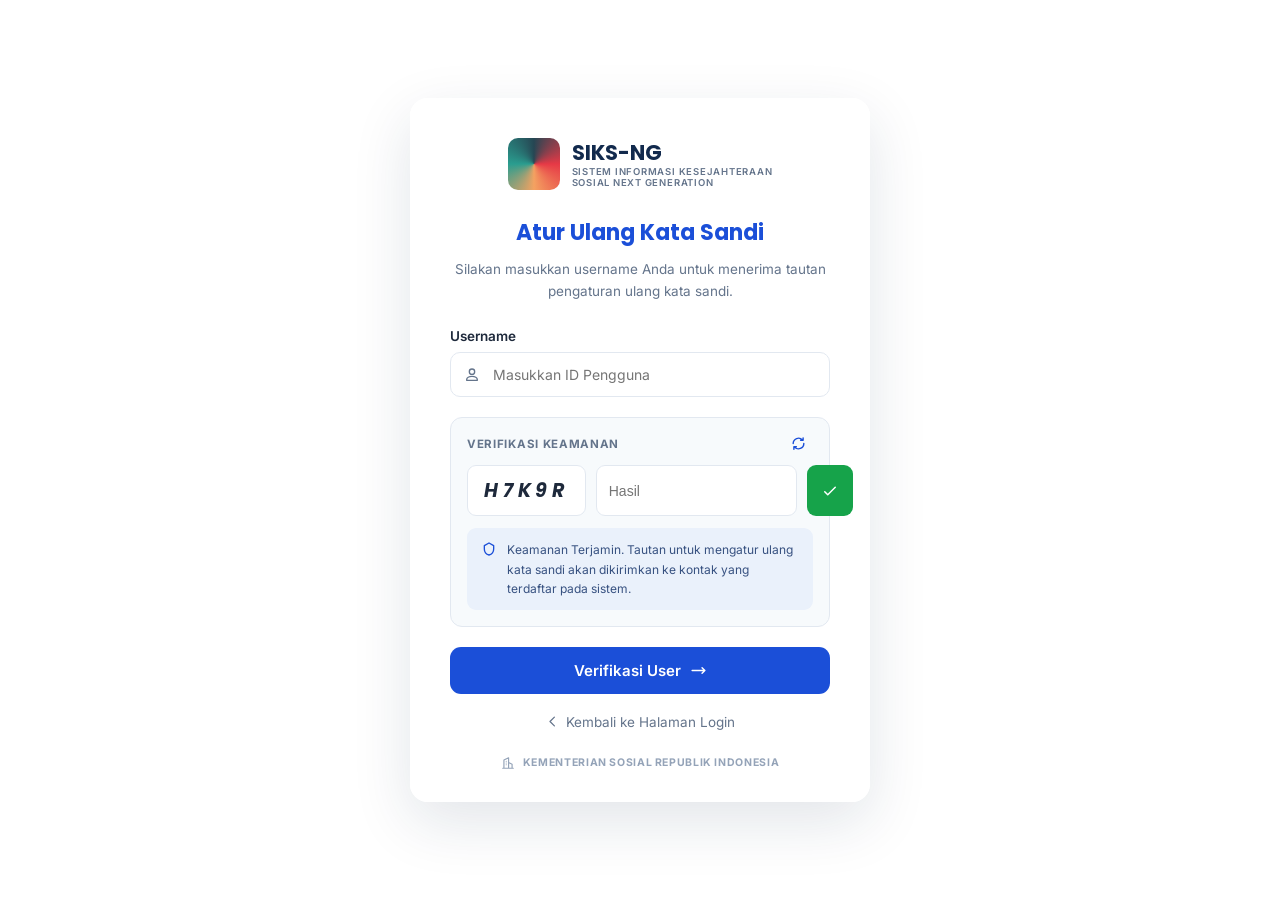
<file: lupa-sandi (1).html>
<!DOCTYPE html>
<html lang="id">
<head>
<meta charset="UTF-8">
<meta name="viewport" content="width=device-width, initial-scale=1.0">
<title>SIKS-NG | Atur Ulang Kata Sandi</title>
<link rel="preconnect" href="https://fonts.googleapis.com">
<link href="https://fonts.googleapis.com/css2?family=Poppins:wght@600;700&family=Inter:wght@400;500;600;700&display=swap" rel="stylesheet">
<style>
  :root{
    --navy:#122A4D; --blue:#1B4FD8; --ink:#1E293B; --ink-soft:#64748B;
    --line:#E2E8F0; --white:#FFFFFF; --green:#16A34A; --green-soft:#EAF7EE;
  }
  *{box-sizing:border-box;}
  html,body{margin:0;padding:0;}
  body{
    font-family:'Inter',sans-serif;min-height:100vh;color:var(--ink);
    display:flex;align-items:center;justify-content:center;padding:48px 20px;
    position:relative;
    background-image:
      linear-gradient(rgba(255,255,255,0.86), rgba(255,255,255,0.86)),
      url('https://images.unsplash.com/photo-1568605114967-8130f3a36994?w=1200&q=60');
    background-size:cover;
    background-position:center;
  }
  a{color:inherit;}

  .card{
    width:100%;max-width:460px;background:rgba(255,255,255,0.92);border-radius:18px;
    box-shadow:0 20px 60px rgba(18,42,77,0.12);padding:40px 40px 32px;text-align:center;
    backdrop-filter:blur(6px);
  }

  .brand-row{display:flex;align-items:center;justify-content:center;gap:12px;margin-bottom:26px;}
  .brand-icon{
    width:52px;height:52px;border-radius:10px;
    background:conic-gradient(from 90deg,#E63946,#F4A261,#2A9D8F,#264653,#E63946);
    flex-shrink:0;
  }
  .brand-text{text-align:left;}
  .brand-text-name{font-family:'Poppins',sans-serif;font-weight:700;font-size:21px;color:var(--navy);line-height:1.1;}
  .brand-text-sub{font-size:9.5px;letter-spacing:0.08em;color:var(--ink-soft);font-weight:600;margin-top:2px;}

  h1{font-family:'Poppins',sans-serif;font-size:22px;font-weight:700;margin:0 0 10px;color:var(--blue);}
  .sub{font-size:13.5px;color:var(--ink-soft);line-height:1.6;margin:0 0 26px;}

  .field{margin-bottom:20px;text-align:left;}
  .field label{display:block;font-size:13.5px;font-weight:600;color:var(--ink);margin-bottom:8px;}
  .input-wrap{position:relative;}
  .input-wrap input{
    width:100%;padding:13px 16px 13px 42px;border:1.5px solid var(--line);border-radius:10px;
    font-size:14px;font-family:'Inter',sans-serif;color:var(--ink);background:var(--white);
  }
  .input-wrap input:focus{outline:none;border-color:var(--blue);box-shadow:0 0 0 3px rgba(27,79,216,0.12);}
  .input-wrap svg{position:absolute;left:14px;top:50%;transform:translateY(-50%);width:16px;height:16px;color:var(--ink-soft);}

  .captcha-box{
    background:#F7FAFC;border:1px solid var(--line);border-radius:12px;padding:16px;margin-bottom:20px;text-align:left;
  }
  .captcha-title{font-size:11.5px;letter-spacing:0.06em;color:var(--ink-soft);font-weight:700;text-transform:uppercase;display:flex;align-items:center;justify-content:space-between;margin-bottom:12px;}
  .captcha-refresh{background:none;border:none;cursor:pointer;color:var(--blue);display:flex;align-items:center;justify-content:center;transition:transform .3s ease;}
  .captcha-refresh:hover{transform:rotate(90deg);}
  .captcha-refresh svg{width:17px;height:17px;}
  .captcha-row{display:flex;gap:10px;align-items:stretch;}
  .captcha-code{
    font-family:'Poppins',sans-serif;font-weight:700;font-style:italic;font-size:19px;letter-spacing:0.25em;
    background:var(--white);border:1px solid var(--line);border-radius:9px;
    padding:10px 16px;flex:1.3;display:flex;align-items:center;justify-content:center;color:var(--ink);user-select:none;
  }
  .captcha-input{
    flex:1;border:1px solid var(--line);border-radius:9px;font-size:14px;
    padding:0 12px;color:var(--ink);
  }
  .captcha-check{
    width:46px;border:none;border-radius:9px;background:var(--green);color:var(--white);
    display:flex;align-items:center;justify-content:center;cursor:default;flex-shrink:0;
  }
  .captcha-check svg{width:18px;height:18px;}
  .captcha-check.invalid{background:#CBD5E1;}

  .note-box{
    display:flex;gap:10px;background:#EAF1FB;border-radius:9px;padding:12px 14px;margin-top:12px;
    font-size:12px;color:#375180;line-height:1.6;text-align:left;
  }
  .note-box svg{width:16px;height:16px;flex-shrink:0;margin-top:1px;color:var(--blue);}

  .error-msg{
    display:none;align-items:flex-start;gap:8px;background:#FDF1F1;border:1px solid #F3C6C6;color:#B3261E;
    font-size:13px;padding:10px 12px;border-radius:8px;margin-bottom:18px;line-height:1.5;text-align:left;
  }
  .error-msg.show{display:flex;}
  .success-msg{
    display:none;align-items:flex-start;gap:8px;background:var(--green-soft);border:1px solid #B9E4C6;color:var(--green);
    font-size:13px;padding:10px 12px;border-radius:8px;margin-bottom:18px;line-height:1.5;text-align:left;
  }
  .success-msg.show{display:flex;}

  .btn-primary{
    width:100%;padding:14px;border:none;border-radius:11px;background:var(--blue);color:var(--white);
    font-family:'Inter',sans-serif;font-weight:600;font-size:15px;cursor:pointer;
    display:flex;align-items:center;justify-content:center;gap:9px;
    transition:background .15s ease, transform .1s ease;
  }
  .btn-primary:hover{background:#153FB0;}
  .btn-primary:active{transform:translateY(1px);}
  .btn-primary svg{width:17px;height:17px;}

  .back-link{
    display:flex;align-items:center;justify-content:center;gap:6px;
    font-size:13.5px;color:var(--ink-soft);text-decoration:none;margin-top:20px;
  }
  .back-link:hover{color:var(--ink);}
  .back-link svg{width:15px;height:15px;}

  .footer-note{
    display:flex;align-items:center;justify-content:center;gap:8px;margin-top:26px;
    color:#94A3B8;font-size:10.5px;font-weight:700;letter-spacing:0.06em;
  }
  .footer-note svg{width:14px;height:14px;}

  @media (max-width:520px){
    .card{padding:30px 22px 26px;}
    .captcha-row{flex-wrap:wrap;}
  }
</style>
</head>
<body>

<div class="card">
  <div class="brand-row">
    <div class="brand-icon"></div>
    <div class="brand-text">
      <div class="brand-text-name">SIKS-NG</div>
      <div class="brand-text-sub">SISTEM INFORMASI KESEJAHTERAAN<br>SOSIAL NEXT GENERATION</div>
    </div>
  </div>

  <h1>Atur Ulang Kata Sandi</h1>
  <p class="sub">Silakan masukkan username Anda untuk menerima tautan pengaturan ulang kata sandi.</p>

  <div class="success-msg" id="successMsg">
    <span>Tautan pemulihan telah dikirim ke kontak terdaftar Anda.</span>
  </div>
  <div class="error-msg" id="errorMsg">
    <span>Username tidak ditemukan atau kode verifikasi salah.</span>
  </div>

  <form id="resetForm">
    <div class="field">
      <label for="username">Username</label>
      <div class="input-wrap">
        <svg fill="none" stroke="currentColor" stroke-width="2" viewBox="0 0 24 24"><path stroke-linecap="round" stroke-linejoin="round" d="M16 7a4 4 0 11-8 0 4 4 0 018 0zM12 14c-4.4 0-8 2.2-8 5v1h16v-1c0-2.8-3.6-5-8-5z"/></svg>
        <input type="text" id="username" placeholder="Masukkan ID Pengguna" required>
      </div>
    </div>

    <div class="captcha-box">
      <div class="captcha-title">
        Verifikasi Keamanan
        <button type="button" class="captcha-refresh" id="captchaRefresh" aria-label="Muat ulang kode">
          <svg fill="none" stroke="currentColor" stroke-width="2" viewBox="0 0 24 24"><path stroke-linecap="round" stroke-linejoin="round" d="M4.5 12a7.5 7.5 0 0113-5.1M19.5 12a7.5 7.5 0 01-13 5.1M18.5 4v3.5H15M5.5 20v-3.5H9"/></svg>
        </button>
      </div>
      <div class="captcha-row">
        <span class="captcha-code" id="captchaCode">H7K9R</span>
        <input type="text" class="captcha-input" id="captchaInput" placeholder="Hasil" autocomplete="off">
        <div class="captcha-check" id="captchaCheck">
          <svg fill="none" stroke="currentColor" stroke-width="2" viewBox="0 0 24 24"><path stroke-linecap="round" stroke-linejoin="round" d="M5 13l4 4L19 7"/></svg>
        </div>
      </div>
      <div class="note-box">
        <svg fill="none" stroke="currentColor" stroke-width="2" viewBox="0 0 24 24"><path stroke-linecap="round" stroke-linejoin="round" d="M12 3l7 4v5c0 4.5-3 8-7 9-4-1-7-4.5-7-9V7l7-4z"/></svg>
        <span>Keamanan Terjamin. Tautan untuk mengatur ulang kata sandi akan dikirimkan ke kontak yang terdaftar pada sistem.</span>
      </div>
    </div>

    <button type="submit" class="btn-primary">
      Verifikasi User
      <svg fill="none" stroke="currentColor" stroke-width="2" viewBox="0 0 24 24"><path stroke-linecap="round" stroke-linejoin="round" d="M17 8l4 4m0 0l-4 4m4-4H3"/></svg>
    </button>
  </form>

  <a class="back-link" href="index.html">
    <svg fill="none" stroke="currentColor" stroke-width="2" viewBox="0 0 24 24"><path stroke-linecap="round" stroke-linejoin="round" d="M15 19l-7-7 7-7"/></svg>
    Kembali ke Halaman Login
  </a>

  <div class="footer-note">
    <svg fill="none" stroke="currentColor" stroke-width="2" viewBox="0 0 24 24"><path stroke-linecap="round" stroke-linejoin="round" d="M3 21h18M5 21V7l8-4v18M13 21V11l6 3v7M9 9v.01M9 12v.01M9 15v.01"/></svg>
    KEMENTERIAN SOSIAL REPUBLIK INDONESIA
  </div>
</div>

<script>
  var chars = 'ABCDEFGHJKLMNPQRSTUVWXYZ23456789';
  function generateCaptcha(){
    var code = '';
    for(var i=0;i<5;i++){ code += chars.charAt(Math.floor(Math.random()*chars.length)); }
    document.getElementById('captchaCode').textContent = code;
  }

  document.getElementById('captchaRefresh').addEventListener('click', function(){
    generateCaptcha();
    document.getElementById('captchaInput').value = '';
  });

  document.getElementById('resetForm').addEventListener('submit', function(e){
    e.preventDefault();
    var user = document.getElementById('username').value.trim();
    var captchaInput = document.getElementById('captchaInput').value.trim().toUpperCase();
    var captchaCode = document.getElementById('captchaCode').textContent;
    var errorBox = document.getElementById('errorMsg');
    var successBox = document.getElementById('successMsg');

    if(user === '' || captchaInput !== captchaCode){
      errorBox.classList.add('show');
      successBox.classList.remove('show');
      generateCaptcha();
      document.getElementById('captchaInput').value = '';
      return;
    }
    errorBox.classList.remove('show');
    successBox.classList.add('show');
  });
</script>
</body>
</html>
</file>
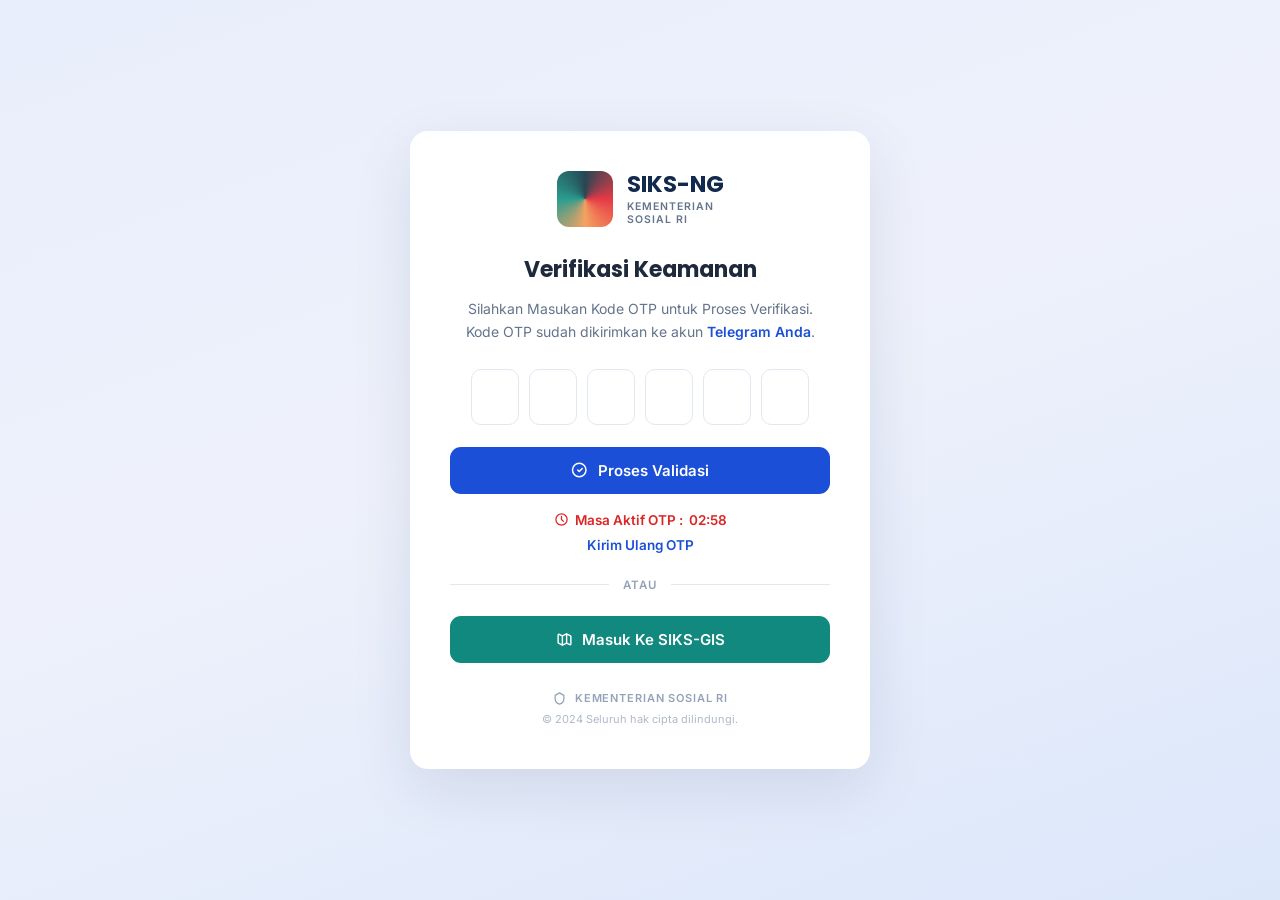
<file: verifikasi (1).html>
<!DOCTYPE html>
<html lang="id">
<head>
<meta charset="UTF-8">
<meta name="viewport" content="width=device-width, initial-scale=1.0">
<title>SIKS-NG | Verifikasi Keamanan</title>
<link rel="preconnect" href="https://fonts.googleapis.com">
<link href="https://fonts.googleapis.com/css2?family=Poppins:wght@600;700&family=Inter:wght@400;500;600;700&display=swap" rel="stylesheet">
<style>
  :root{
    --navy:#122A4D; --navy-deep:#0B1D38; --blue:#1B4FD8;
    --bg-lav:#E9EEFC; --bg-blue:#DCE7FA;
    --ink:#1E293B; --ink-soft:#64748B; --line:#E2E8F0; --white:#FFFFFF;
    --teal:#12897E; --teal-deep:#0E6F66; --red:#DC2626;
  }
  *{box-sizing:border-box;}
  html,body{margin:0;padding:0;}
  body{
    font-family:'Inter',sans-serif;min-height:100vh;
    background:linear-gradient(160deg, var(--bg-lav) 0%, #EEF1FB 45%, var(--bg-blue) 100%);
    display:flex;align-items:center;justify-content:center;padding:48px 20px;color:var(--ink);
  }
  a{color:inherit;}

  .card{
    width:100%;max-width:460px;background:var(--white);border-radius:18px;
    box-shadow:0 20px 60px rgba(18,42,77,0.10);padding:40px 40px 32px;text-align:center;
  }

  .brand-row{display:flex;align-items:center;justify-content:center;gap:14px;margin-bottom:26px;}
  .brand-icon{
    width:56px;height:56px;border-radius:12px;
    background:conic-gradient(from 90deg,#E63946,#F4A261,#2A9D8F,#264653,#E63946);
    flex-shrink:0;
  }
  .brand-divider{width:1px;height:40px;background:var(--line);}
  .brand-text-name{font-family:'Poppins',sans-serif;font-weight:700;font-size:23px;color:var(--navy);line-height:1.1;text-align:left;}
  .brand-text-sub{font-size:10.5px;letter-spacing:0.1em;color:var(--ink-soft);font-weight:600;margin-top:2px;text-align:left;}

  h1{font-family:'Poppins',sans-serif;font-size:22px;font-weight:700;margin:0 0 12px;color:var(--ink);}
  .sub{font-size:14px;color:var(--ink-soft);line-height:1.6;margin:0 0 26px;}
  .sub a{color:var(--blue);font-weight:600;text-decoration:none;}
  .sub a:hover{text-decoration:underline;}

  .otp-row{display:flex;gap:10px;justify-content:center;margin-bottom:22px;}
  .otp-row input{
    width:48px;height:56px;text-align:center;font-size:20px;font-weight:700;
    border:1.5px solid var(--line);border-radius:10px;font-family:'Inter',sans-serif;color:var(--ink);
  }
  .otp-row input:focus{outline:none;border-color:var(--blue);box-shadow:0 0 0 3px rgba(27,79,216,0.12);}

  .error-msg{
    display:none;align-items:flex-start;gap:8px;background:#FDF1F1;border:1px solid #F3C6C6;color:var(--red);
    font-size:13px;padding:10px 12px;border-radius:8px;margin-bottom:18px;line-height:1.5;text-align:left;
  }
  .error-msg.show{display:flex;}

  .btn-primary{
    width:100%;padding:14px;border:none;border-radius:11px;background:var(--blue);color:var(--white);
    font-family:'Inter',sans-serif;font-weight:600;font-size:15px;cursor:pointer;
    display:flex;align-items:center;justify-content:center;gap:9px;
    transition:background .15s ease, transform .1s ease;
  }
  .btn-primary:hover{background:#153FB0;}
  .btn-primary:active{transform:translateY(1px);}
  .btn-primary svg{width:18px;height:18px;}

  .timer-row{margin:18px 0 6px;font-size:13.5px;font-weight:600;color:var(--red);display:flex;align-items:center;justify-content:center;gap:6px;}
  .timer-row svg{width:15px;height:15px;}
  .resend{font-size:13.5px;color:var(--blue);font-weight:600;text-decoration:none;cursor:pointer;}
  .resend:hover{text-decoration:underline;}

  .divider{display:flex;align-items:center;gap:14px;margin:24px 0;color:#94A3B8;font-size:11.5px;font-weight:600;letter-spacing:0.08em;}
  .divider::before,.divider::after{content:"";flex:1;height:1px;background:var(--line);}

  .btn-secondary{
    width:100%;padding:14px;border:none;border-radius:11px;background:var(--teal);color:var(--white);
    font-family:'Inter',sans-serif;font-weight:600;font-size:15px;cursor:pointer;
    display:flex;align-items:center;justify-content:center;gap:9px;
    transition:background .15s ease, transform .1s ease;
  }
  .btn-secondary:hover{background:var(--teal-deep);}
  .btn-secondary:active{transform:translateY(1px);}
  .btn-secondary svg{width:17px;height:17px;}

  .footer-note{
    display:flex;align-items:center;justify-content:center;gap:8px;margin-top:28px;
    color:#94A3B8;font-size:11px;font-weight:600;letter-spacing:0.08em;
  }
  .footer-note svg{width:15px;height:15px;}
  .copyright{margin-top:6px;font-size:11px;color:#B0B9C8;}

  @media (max-width:520px){
    .card{padding:30px 22px 26px;}
    .otp-row input{width:42px;height:50px;}
  }
</style>
</head>
<body>

<div class="card">
  <div class="brand-row">
    <div class="brand-icon"></div>
    <div>
      <div class="brand-text-name">SIKS-NG</div>
      <div class="brand-text-sub">KEMENTERIAN<br>SOSIAL RI</div>
    </div>
  </div>

  <h1>Verifikasi Keamanan</h1>
  <p class="sub">Silahkan Masukan Kode OTP untuk Proses Verifikasi.<br>Kode OTP sudah dikirimkan ke akun <a href="#">Telegram Anda</a>.</p>

  <div class="error-msg" id="errorMsg">
    <span>Kode yang Anda masukkan tidak valid. Silakan coba lagi.</span>
  </div>

  <form id="otpForm">
    <div class="otp-row">
      <input type="text" maxlength="1" inputmode="numeric" class="otp-digit" required>
      <input type="text" maxlength="1" inputmode="numeric" class="otp-digit" required>
      <input type="text" maxlength="1" inputmode="numeric" class="otp-digit" required>
      <input type="text" maxlength="1" inputmode="numeric" class="otp-digit" required>
      <input type="text" maxlength="1" inputmode="numeric" class="otp-digit" required>
      <input type="text" maxlength="1" inputmode="numeric" class="otp-digit" required>
    </div>

    <button type="submit" class="btn-primary">
      <svg fill="none" stroke="currentColor" stroke-width="2" viewBox="0 0 24 24"><path stroke-linecap="round" stroke-linejoin="round" d="M9 12l2 2 4-4m5 2a9 9 0 11-18 0 9 9 0 0118 0z"/></svg>
      Proses Validasi
    </button>
  </form>

  <div class="timer-row">
    <svg fill="none" stroke="currentColor" stroke-width="2" viewBox="0 0 24 24"><circle cx="12" cy="12" r="9"/><path stroke-linecap="round" stroke-linejoin="round" d="M12 7v5l3 3"/></svg>
    Masa Aktif OTP : <span id="otpTimer">02:59</span>
  </div>
  <a class="resend" id="resendLink">Kirim Ulang OTP</a>

  <div class="divider">ATAU</div>

  <button type="button" class="btn-secondary" id="gisBtn">
    <svg fill="none" stroke="currentColor" stroke-width="2" viewBox="0 0 24 24"><path stroke-linecap="round" stroke-linejoin="round" d="M9 20l-5.447-2.724A1 1 0 013 16.382V5.618a1 1 0 011.447-.894L9 7m0 13l6-3m-6 3V7m6 10l4.553 2.276A1 1 0 0021 18.382V7.618a1 1 0 00-.553-.894L15 4m0 13V4m0 0L9 7"/></svg>
    Masuk Ke SIKS-GIS
  </button>

  <div class="footer-note">
    <svg fill="none" stroke="currentColor" stroke-width="2" viewBox="0 0 24 24"><path stroke-linecap="round" stroke-linejoin="round" d="M12 3l7 4v5c0 4.5-3 8-7 9-4-1-7-4.5-7-9V7l7-4z"/></svg>
    KEMENTERIAN SOSIAL RI
  </div>
  <p class="copyright">© 2024 Seluruh hak cipta dilindungi.</p>
</div>

<script>
  var digits = document.querySelectorAll('.otp-digit');
  digits.forEach(function(input, idx){
    input.addEventListener('input', function(){
      this.value = this.value.replace(/[^0-9]/g, '');
      if(this.value && idx < digits.length - 1){ digits[idx + 1].focus(); }
    });
    input.addEventListener('keydown', function(e){
      if(e.key === 'Backspace' && !this.value && idx > 0){ digits[idx - 1].focus(); }
    });
  });

  // Countdown timer
  var seconds = 179; // 02:59
  var timerEl = document.getElementById('otpTimer');
  var countdown = setInterval(function(){
    seconds--;
    if(seconds < 0){
      clearInterval(countdown);
      timerEl.textContent = '00:00';
      return;
    }
    var m = Math.floor(seconds/60);
    var s = seconds % 60;
    timerEl.textContent = (m<10?'0':'')+m+':'+(s<10?'0':'')+s;
  }, 1000);

  document.getElementById('resendLink').addEventListener('click', function(){
    alert('Kode verifikasi baru telah dikirim ke Telegram Anda.');
    seconds = 179;
  });

  document.getElementById('gisBtn').addEventListener('click', function(){
    alert('Modul SIKS-GIS belum tersedia pada simulasi ini.');
  });

  document.getElementById('otpForm').addEventListener('submit', function(e){
    e.preventDefault();
    var code = Array.from(digits).map(function(d){ return d.value; }).join('');
    var errorBox = document.getElementById('errorMsg');
    if(code.length < 6){
      errorBox.classList.add('show');
      return;
    }
    errorBox.classList.remove('show');
    window.location.href = 'dashboard.html';
  });
</script>
</body>
</html>
</file>
